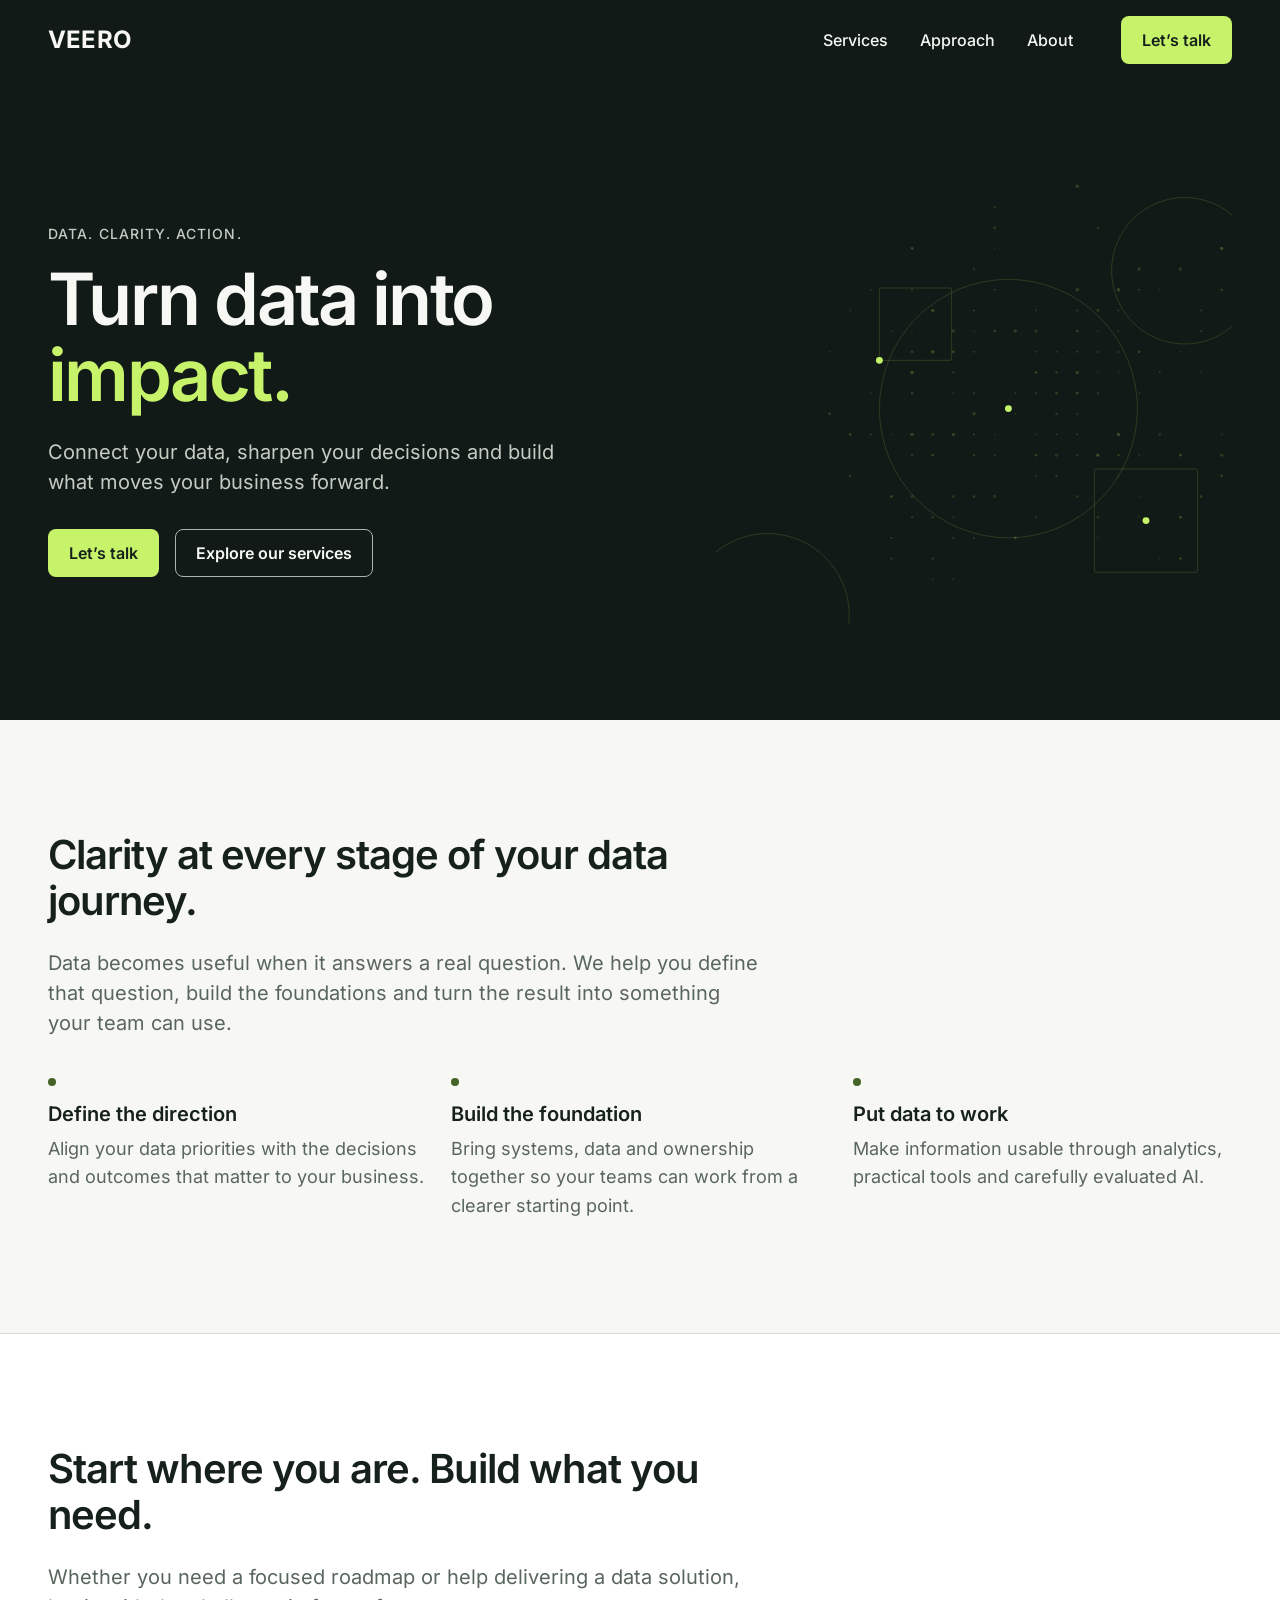
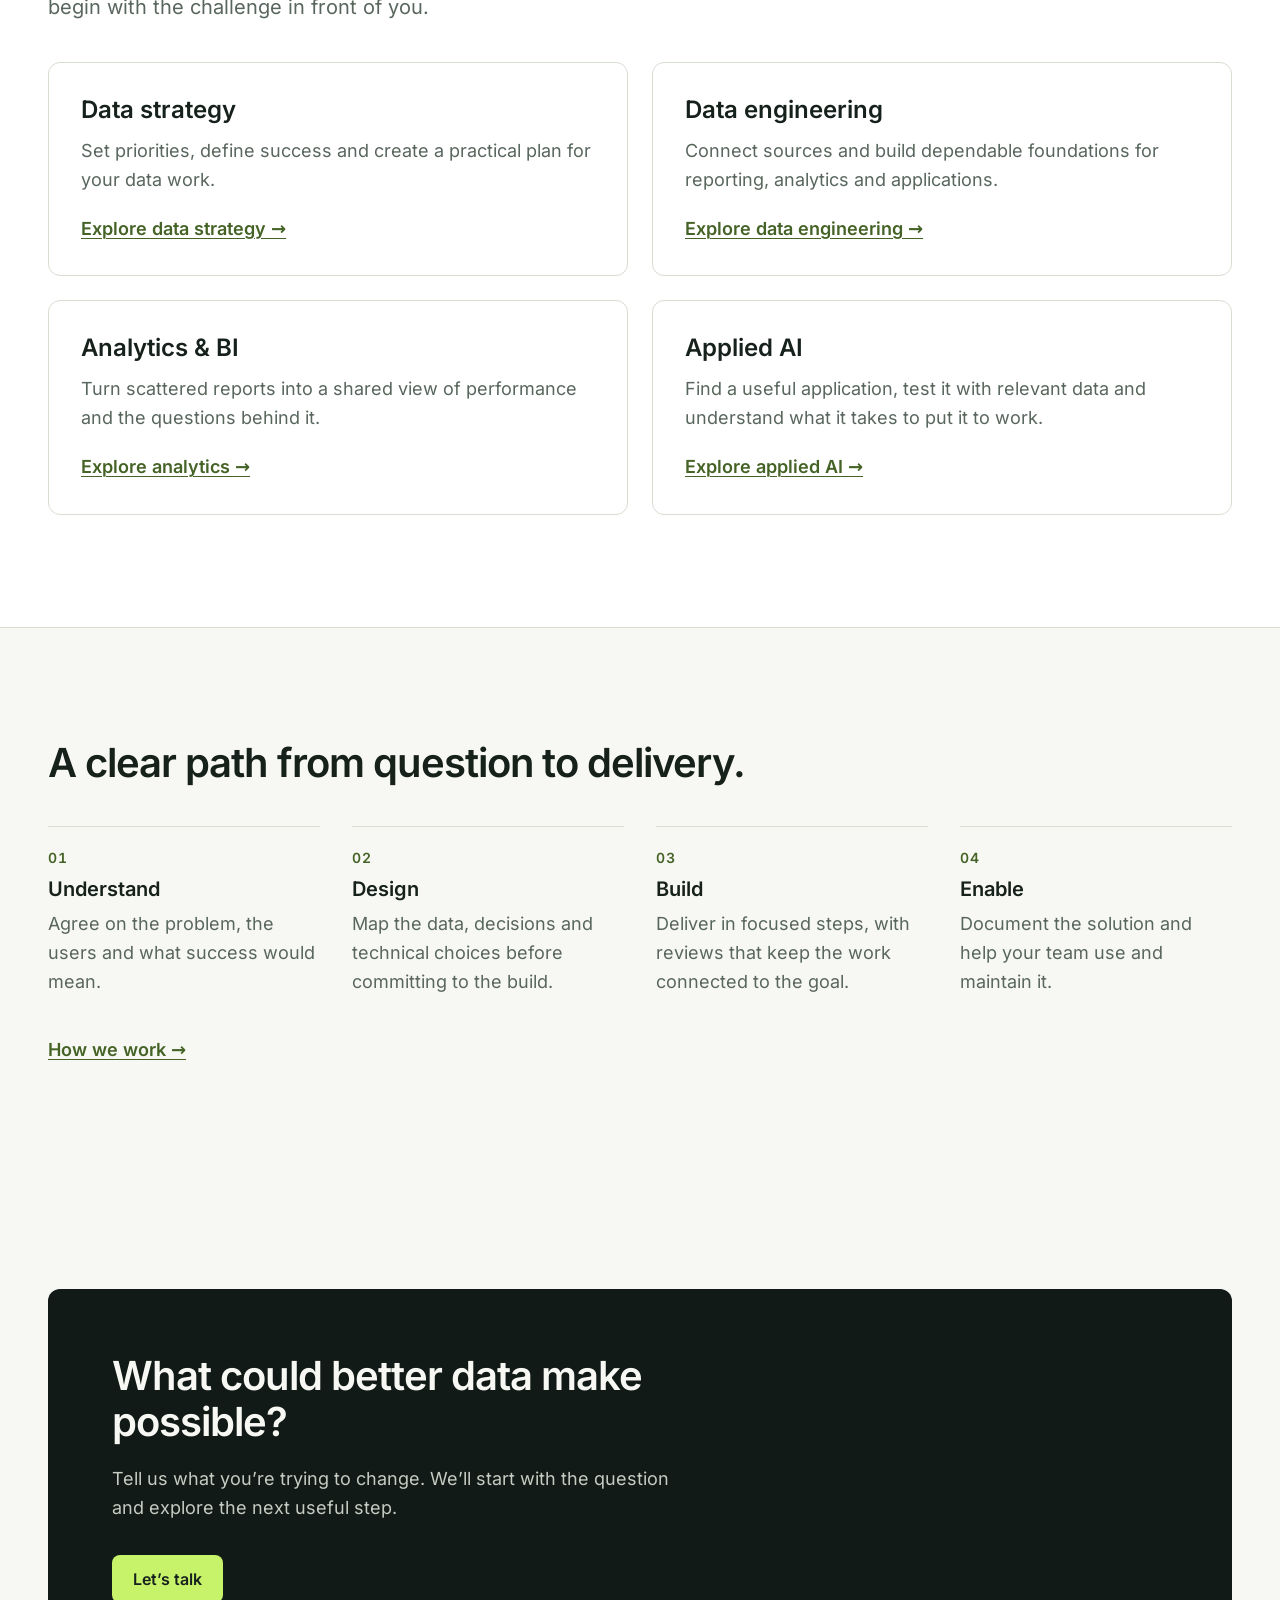
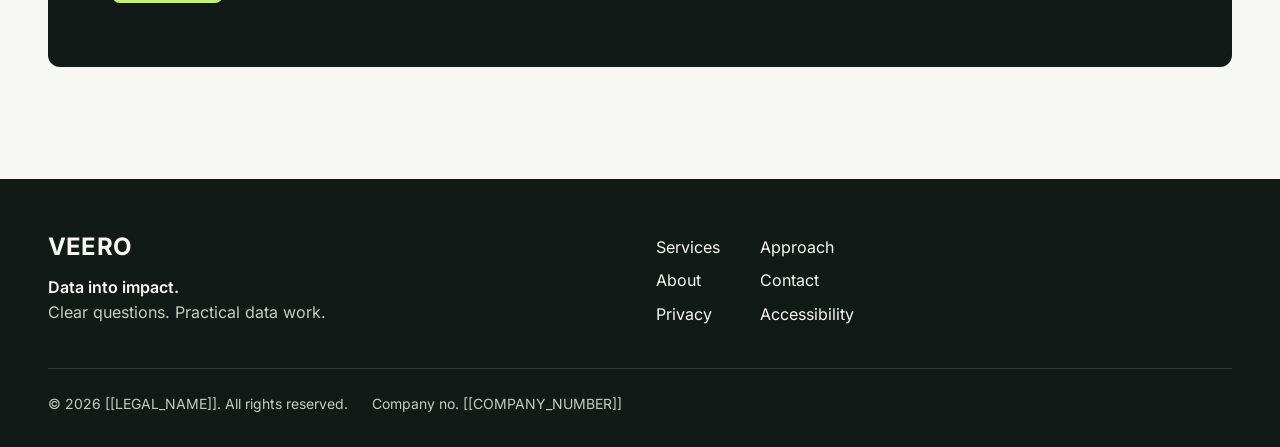
<file: index.html>
<!doctype html>
<html lang="en">
<head>
  <meta charset="utf-8">
  <meta name="viewport" content="width=device-width, initial-scale=1">
  <title>VEERO | Data strategy, engineering &amp; analytics</title>
  <meta name="description" content="Connect data work to better decisions. Explore VEERO&rsquo;s approach to data strategy, engineering, analytics and applied AI.">
  <!-- PRE-LAUNCH: remove this noindex (and the Disallow in robots.txt) once content is approved. -->
  <meta name="robots" content="noindex">
  <link rel="canonical" href="https://[[DOMAIN]]/">
  <meta property="og:type" content="website">
  <meta property="og:site_name" content="VEERO">
  <meta property="og:title" content="VEERO | Data strategy, engineering &amp; analytics">
  <meta property="og:description" content="Connect data work to better decisions. Explore VEERO&rsquo;s approach to data strategy, engineering, analytics and applied AI.">
  <meta property="og:url" content="https://[[DOMAIN]]/">
  <meta property="og:image" content="https://[[DOMAIN]]/assets/img/og-image.png">
  <meta property="og:image:width" content="1200">
  <meta property="og:image:height" content="630">
  <meta property="og:locale" content="en_US">
  <meta name="twitter:card" content="summary_large_image">
  <link rel="icon" href="/favicon.svg" type="image/svg+xml">
  <meta name="theme-color" content="#111a16">
  <link rel="preload" href="/assets/fonts/inter-latin-wght-normal.woff2" as="font" type="font/woff2" crossorigin>
  <link rel="stylesheet" href="/assets/css/styles.css">
  <script>document.documentElement.classList.add("js")</script>
</head>
<body>
  <a class="skip-link" href="#main">Skip to content</a>

  <header class="site-header on-dark">
    <div class="container header-inner">
      <a class="wordmark" href="/" aria-label="VEERO home">VEERO</a>
      <button class="menu-button" type="button" aria-expanded="false" aria-controls="site-nav">Menu</button>
      <nav id="site-nav" class="site-nav" aria-label="Main">
        <ul>
          <li><a href="/services/">Services</a></li>
          <li><a href="/approach/">Approach</a></li>
          <li><a href="/about/">About</a></li>
          <li><a class="button button-primary nav-cta" href="/contact/">Let&rsquo;s talk</a></li>
        </ul>
      </nav>
    </div>
  </header>

  <main id="main">
    <section class="hero on-dark">
      <div class="container hero-grid">
        <div>
          <p class="eyebrow">Data. Clarity. Action.</p>
          <h1>Turn data into <em>impact.</em></h1>
          <p class="lead">Connect your data, sharpen your decisions and build what moves your business forward.</p>
          <div class="actions">
            <a class="button button-primary" href="/contact/">Let&rsquo;s talk</a>
            <a class="button button-secondary" href="/services/">Explore our services</a>
          </div>
        </div>
        <figure class="hero-art">
          <img src="/assets/img/data-field-dark.svg" alt="" width="600" height="520">
        </figure>
      </div>
    </section>

    <section class="section">
      <div class="container">
        <div class="section-head">
          <h2>Clarity at every stage of your data journey.</h2>
          <p class="lead">Data becomes useful when it answers a real question. We help you define that question, build the foundations and turn the result into something your team can use.</p>
        </div>
        <ul class="grid grid-3">
          <li class="value"><span class="value-mark" aria-hidden="true"></span><h3>Define the direction</h3><p>Align your data priorities with the decisions and outcomes that matter to your business.</p></li>
          <li class="value"><span class="value-mark" aria-hidden="true"></span><h3>Build the foundation</h3><p>Bring systems, data and ownership together so your teams can work from a clearer starting point.</p></li>
          <li class="value"><span class="value-mark" aria-hidden="true"></span><h3>Put data to work</h3><p>Make information usable through analytics, practical tools and carefully evaluated AI.</p></li>
        </ul>
      </div>
    </section>

    <section class="section section-white section-rule">
      <div class="container">
        <div class="section-head">
          <h2>Start where you are. Build what you need.</h2>
          <p class="lead">Whether you need a focused roadmap or help delivering a data solution, begin with the challenge in front of you.</p>
        </div>
        <ul class="grid grid-2">
          <li class="card"><h3>Data strategy</h3><p>Set priorities, define success and create a practical plan for your data work.</p><a class="text-link" href="/services/data-strategy/">Explore data strategy</a></li>
          <li class="card"><h3>Data engineering</h3><p>Connect sources and build dependable foundations for reporting, analytics and applications.</p><a class="text-link" href="/services/data-engineering/">Explore data engineering</a></li>
          <li class="card"><h3>Analytics &amp; BI</h3><p>Turn scattered reports into a shared view of performance and the questions behind it.</p><a class="text-link" href="/services/analytics/">Explore analytics</a></li>
          <li class="card"><h3>Applied AI</h3><p>Find a useful application, test it with relevant data and understand what it takes to put it to work.</p><a class="text-link" href="/services/applied-ai/">Explore applied AI</a></li>
        </ul>
      </div>
    </section>

    <section class="section section-rule">
      <div class="container">
        <div class="section-head">
          <h2>A clear path from question to delivery.</h2>
        </div>
        <ol class="steps">
          <li><span class="step-num">01</span><h3>Understand</h3><p>Agree on the problem, the users and what success would mean.</p></li>
          <li><span class="step-num">02</span><h3>Design</h3><p>Map the data, decisions and technical choices before committing to the build.</p></li>
          <li><span class="step-num">03</span><h3>Build</h3><p>Deliver in focused steps, with reviews that keep the work connected to the goal.</p></li>
          <li><span class="step-num">04</span><h3>Enable</h3><p>Document the solution and help your team use and maintain it.</p></li>
        </ol>
        <p style="margin-block-start: 2.5rem"><a class="text-link" href="/approach/">How we work</a></p>
      </div>
    </section>

    <section class="section">
      <div class="container">
        <div class="cta-block on-dark">
          <h2>What could better data make possible?</h2>
          <p>Tell us what you&rsquo;re trying to change. We&rsquo;ll start with the question and explore the next useful step.</p>
          <div class="actions"><a class="button button-primary" href="/contact/">Let&rsquo;s talk</a></div>
        </div>
      </div>
    </section>
  </main>

  <footer class="site-footer on-dark">
    <div class="container">
      <div class="footer-grid">
        <div class="footer-brand">
          <a class="wordmark" href="/" aria-label="VEERO home">VEERO</a>
          <p class="brand-line">Data into impact.</p>
          <p>Clear questions. Practical data work.</p>
        </div>
        <nav class="footer-nav" aria-label="Footer">
          <ul>
            <li><a href="/services/">Services</a></li>
            <li><a href="/approach/">Approach</a></li>
            <li><a href="/about/">About</a></li>
            <li><a href="/contact/">Contact</a></li>
            <li><a href="/privacy/">Privacy</a></li>
            <li><a href="/accessibility/">Accessibility</a></li>
          </ul>
        </nav>
      </div>
      <div class="footer-legal">
        <p>&copy; 2026 [[LEGAL_NAME]]. All rights reserved.</p>
        <p>Company no. <span dir="ltr">[[COMPANY_NUMBER]]</span></p>
      </div>
    </div>
  </footer>

  <script src="/assets/js/menu.js" defer></script>
</body>
</html>
</file>
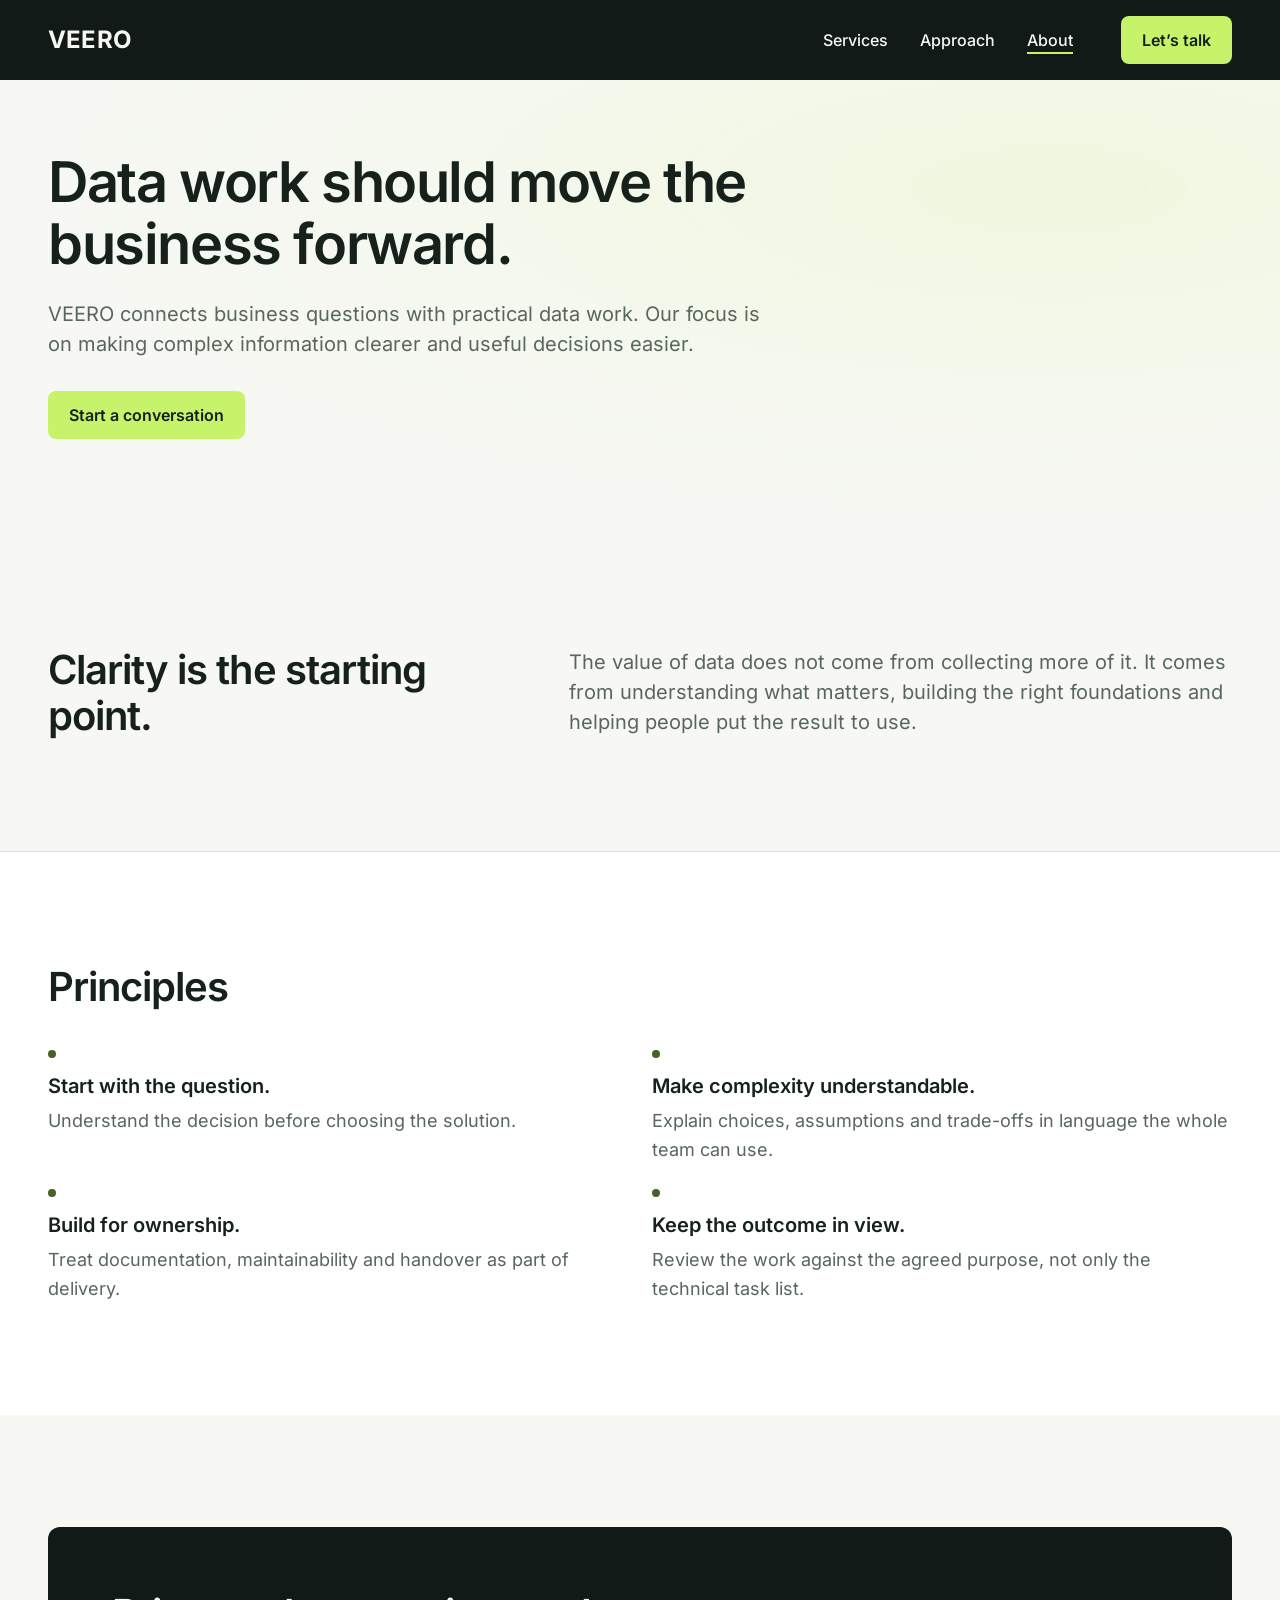
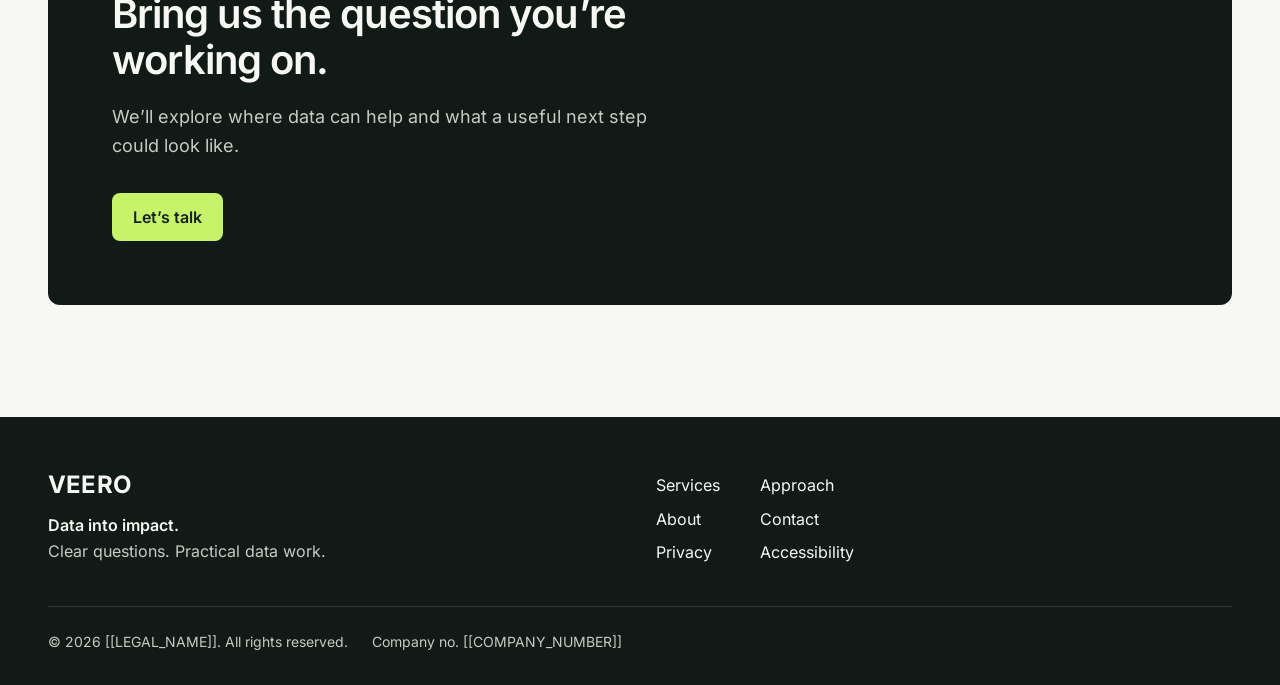
<file: about/index.html>
<!doctype html>
<html lang="en">
<head>
  <meta charset="utf-8">
  <meta name="viewport" content="width=device-width, initial-scale=1">
  <title>About VEERO | Data into impact</title>
  <meta name="description" content="Learn about VEERO&rsquo;s focus on clear questions, practical data foundations and solutions that people can use and maintain.">
  <!-- PRE-LAUNCH: remove this noindex (and the Disallow in robots.txt) once content is approved. -->
  <meta name="robots" content="noindex">
  <link rel="canonical" href="https://[[DOMAIN]]/about/">
  <meta property="og:type" content="website">
  <meta property="og:site_name" content="VEERO">
  <meta property="og:title" content="About VEERO | Data into impact">
  <meta property="og:description" content="Learn about VEERO&rsquo;s focus on clear questions, practical data foundations and solutions that people can use and maintain.">
  <meta property="og:url" content="https://[[DOMAIN]]/about/">
  <meta property="og:image" content="https://[[DOMAIN]]/assets/img/og-image.png">
  <meta property="og:image:width" content="1200">
  <meta property="og:image:height" content="630">
  <meta property="og:locale" content="en_US">
  <meta name="twitter:card" content="summary_large_image">
  <link rel="icon" href="/favicon.svg" type="image/svg+xml">
  <meta name="theme-color" content="#111a16">
  <link rel="preload" href="/assets/fonts/inter-latin-wght-normal.woff2" as="font" type="font/woff2" crossorigin>
  <link rel="stylesheet" href="/assets/css/styles.css">
  <script>document.documentElement.classList.add("js")</script>
</head>
<body>
  <a class="skip-link" href="#main">Skip to content</a>

  <header class="site-header on-dark">
    <div class="container header-inner">
      <a class="wordmark" href="/" aria-label="VEERO home">VEERO</a>
      <button class="menu-button" type="button" aria-expanded="false" aria-controls="site-nav">Menu</button>
      <nav id="site-nav" class="site-nav" aria-label="Main">
        <ul>
          <li><a href="/services/">Services</a></li>
          <li><a href="/approach/">Approach</a></li>
          <li><a href="/about/" aria-current="page">About</a></li>
          <li><a class="button button-primary nav-cta" href="/contact/">Let&rsquo;s talk</a></li>
        </ul>
      </nav>
    </div>
  </header>

  <main id="main">
    <section class="page-intro">
      <div class="container">
        <h1>Data work should move the business forward.</h1>
        <p class="lead">VEERO connects business questions with practical data work. Our focus is on making complex information clearer and useful decisions easier.</p>
        <div class="actions"><a class="button button-primary" href="/contact/">Start a conversation</a></div>
      </div>
    </section>

    <section class="section">
      <div class="container split">
        <h2>Clarity is the starting point.</h2>
        <p class="lead">The value of data does not come from collecting more of it. It comes from understanding what matters, building the right foundations and helping people put the result to use.</p>
      </div>
    </section>

    <section class="section section-white section-rule">
      <div class="container">
        <div class="section-head"><h2>Principles</h2></div>
        <ul class="grid grid-2">
          <li class="value"><span class="value-mark" aria-hidden="true"></span><h3>Start with the question.</h3><p>Understand the decision before choosing the solution.</p></li>
          <li class="value"><span class="value-mark" aria-hidden="true"></span><h3>Make complexity understandable.</h3><p>Explain choices, assumptions and trade-offs in language the whole team can use.</p></li>
          <li class="value"><span class="value-mark" aria-hidden="true"></span><h3>Build for ownership.</h3><p>Treat documentation, maintainability and handover as part of delivery.</p></li>
          <li class="value"><span class="value-mark" aria-hidden="true"></span><h3>Keep the outcome in view.</h3><p>Review the work against the agreed purpose, not only the technical task list.</p></li>
        </ul>
      </div>
    </section>

    <!-- Team module: add only with real names, roles, approved bios and licensed portraits (brand book p.26). -->

    <section class="section">
      <div class="container">
        <div class="cta-block on-dark">
          <h2>Bring us the question you&rsquo;re working on.</h2>
          <p>We&rsquo;ll explore where data can help and what a useful next step could look like.</p>
          <div class="actions"><a class="button button-primary" href="/contact/">Let&rsquo;s talk</a></div>
        </div>
      </div>
    </section>
  </main>

  <footer class="site-footer on-dark">
    <div class="container">
      <div class="footer-grid">
        <div class="footer-brand">
          <a class="wordmark" href="/" aria-label="VEERO home">VEERO</a>
          <p class="brand-line">Data into impact.</p>
          <p>Clear questions. Practical data work.</p>
        </div>
        <nav class="footer-nav" aria-label="Footer">
          <ul>
            <li><a href="/services/">Services</a></li>
            <li><a href="/approach/">Approach</a></li>
            <li><a href="/about/">About</a></li>
            <li><a href="/contact/">Contact</a></li>
            <li><a href="/privacy/">Privacy</a></li>
            <li><a href="/accessibility/">Accessibility</a></li>
          </ul>
        </nav>
      </div>
      <div class="footer-legal">
        <p>&copy; 2026 [[LEGAL_NAME]]. All rights reserved.</p>
        <p>Company no. <span dir="ltr">[[COMPANY_NUMBER]]</span></p>
      </div>
    </div>
  </footer>

  <script src="/assets/js/menu.js" defer></script>
</body>
</html>
</file>
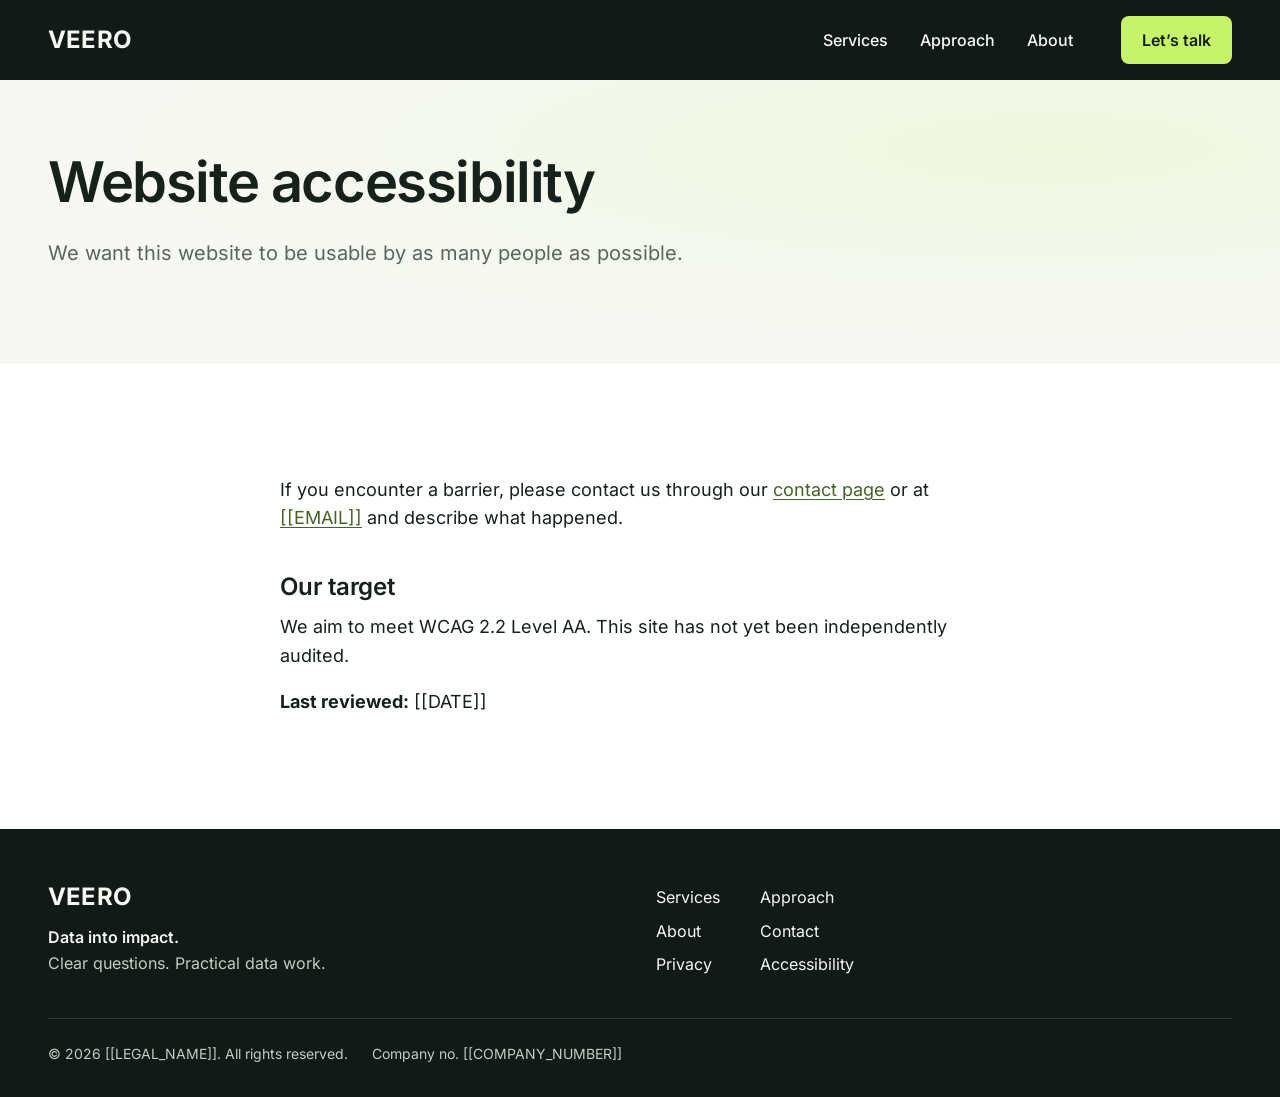
<file: accessibility/index.html>
<!doctype html>
<html lang="en">
<head>
  <meta charset="utf-8">
  <meta name="viewport" content="width=device-width, initial-scale=1">
  <title>Accessibility | VEERO</title>
  <meta name="description" content="VEERO&rsquo;s accessibility statement and how to report a barrier on this website.">
  <!-- PRE-LAUNCH: remove this noindex (and the Disallow in robots.txt) once content is approved. -->
  <meta name="robots" content="noindex">
  <link rel="canonical" href="https://[[DOMAIN]]/accessibility/">
  <meta property="og:type" content="website">
  <meta property="og:site_name" content="VEERO">
  <meta property="og:title" content="Accessibility | VEERO">
  <meta property="og:description" content="VEERO&rsquo;s accessibility statement and how to report a barrier on this website.">
  <meta property="og:url" content="https://[[DOMAIN]]/accessibility/">
  <meta property="og:image" content="https://[[DOMAIN]]/assets/img/og-image.png">
  <meta property="og:image:width" content="1200">
  <meta property="og:image:height" content="630">
  <meta property="og:locale" content="en_US">
  <meta name="twitter:card" content="summary_large_image">
  <link rel="icon" href="/favicon.svg" type="image/svg+xml">
  <meta name="theme-color" content="#111a16">
  <link rel="preload" href="/assets/fonts/inter-latin-wght-normal.woff2" as="font" type="font/woff2" crossorigin>
  <link rel="stylesheet" href="/assets/css/styles.css">
  <script>document.documentElement.classList.add("js")</script>
</head>
<body>
  <a class="skip-link" href="#main">Skip to content</a>

  <header class="site-header on-dark">
    <div class="container header-inner">
      <a class="wordmark" href="/" aria-label="VEERO home">VEERO</a>
      <button class="menu-button" type="button" aria-expanded="false" aria-controls="site-nav">Menu</button>
      <nav id="site-nav" class="site-nav" aria-label="Main">
        <ul>
          <li><a href="/services/">Services</a></li>
          <li><a href="/approach/">Approach</a></li>
          <li><a href="/about/">About</a></li>
          <li><a class="button button-primary nav-cta" href="/contact/">Let&rsquo;s talk</a></li>
        </ul>
      </nav>
    </div>
  </header>

  <main id="main">
    <section class="page-intro">
      <div class="container">
        <h1>Website accessibility</h1>
        <p class="lead">We want this website to be usable by as many people as possible.</p>
      </div>
    </section>

    <section class="section section-white">
      <div class="container prose">
        <!-- DRAFT: add review date, audit scope, known limitations and remediation status once an audit is done.
             Do not claim full conformance without evidence (brand book p.31). -->
        <p>If you encounter a barrier, please contact us through our <a href="/contact/">contact page</a> or at <a href="mailto:[[EMAIL]]">[[EMAIL]]</a> and describe what happened.</p>
        <h2>Our target</h2>
        <p>We aim to meet WCAG 2.2 Level AA. This site has not yet been independently audited.</p>
        <p><strong>Last reviewed:</strong> [[DATE]]</p>
      </div>
    </section>
  </main>

  <footer class="site-footer on-dark">
    <div class="container">
      <div class="footer-grid">
        <div class="footer-brand">
          <a class="wordmark" href="/" aria-label="VEERO home">VEERO</a>
          <p class="brand-line">Data into impact.</p>
          <p>Clear questions. Practical data work.</p>
        </div>
        <nav class="footer-nav" aria-label="Footer">
          <ul>
            <li><a href="/services/">Services</a></li>
            <li><a href="/approach/">Approach</a></li>
            <li><a href="/about/">About</a></li>
            <li><a href="/contact/">Contact</a></li>
            <li><a href="/privacy/">Privacy</a></li>
            <li><a href="/accessibility/">Accessibility</a></li>
          </ul>
        </nav>
      </div>
      <div class="footer-legal">
        <p>&copy; 2026 [[LEGAL_NAME]]. All rights reserved.</p>
        <p>Company no. <span dir="ltr">[[COMPANY_NUMBER]]</span></p>
      </div>
    </div>
  </footer>

  <script src="/assets/js/menu.js" defer></script>
</body>
</html>
</file>
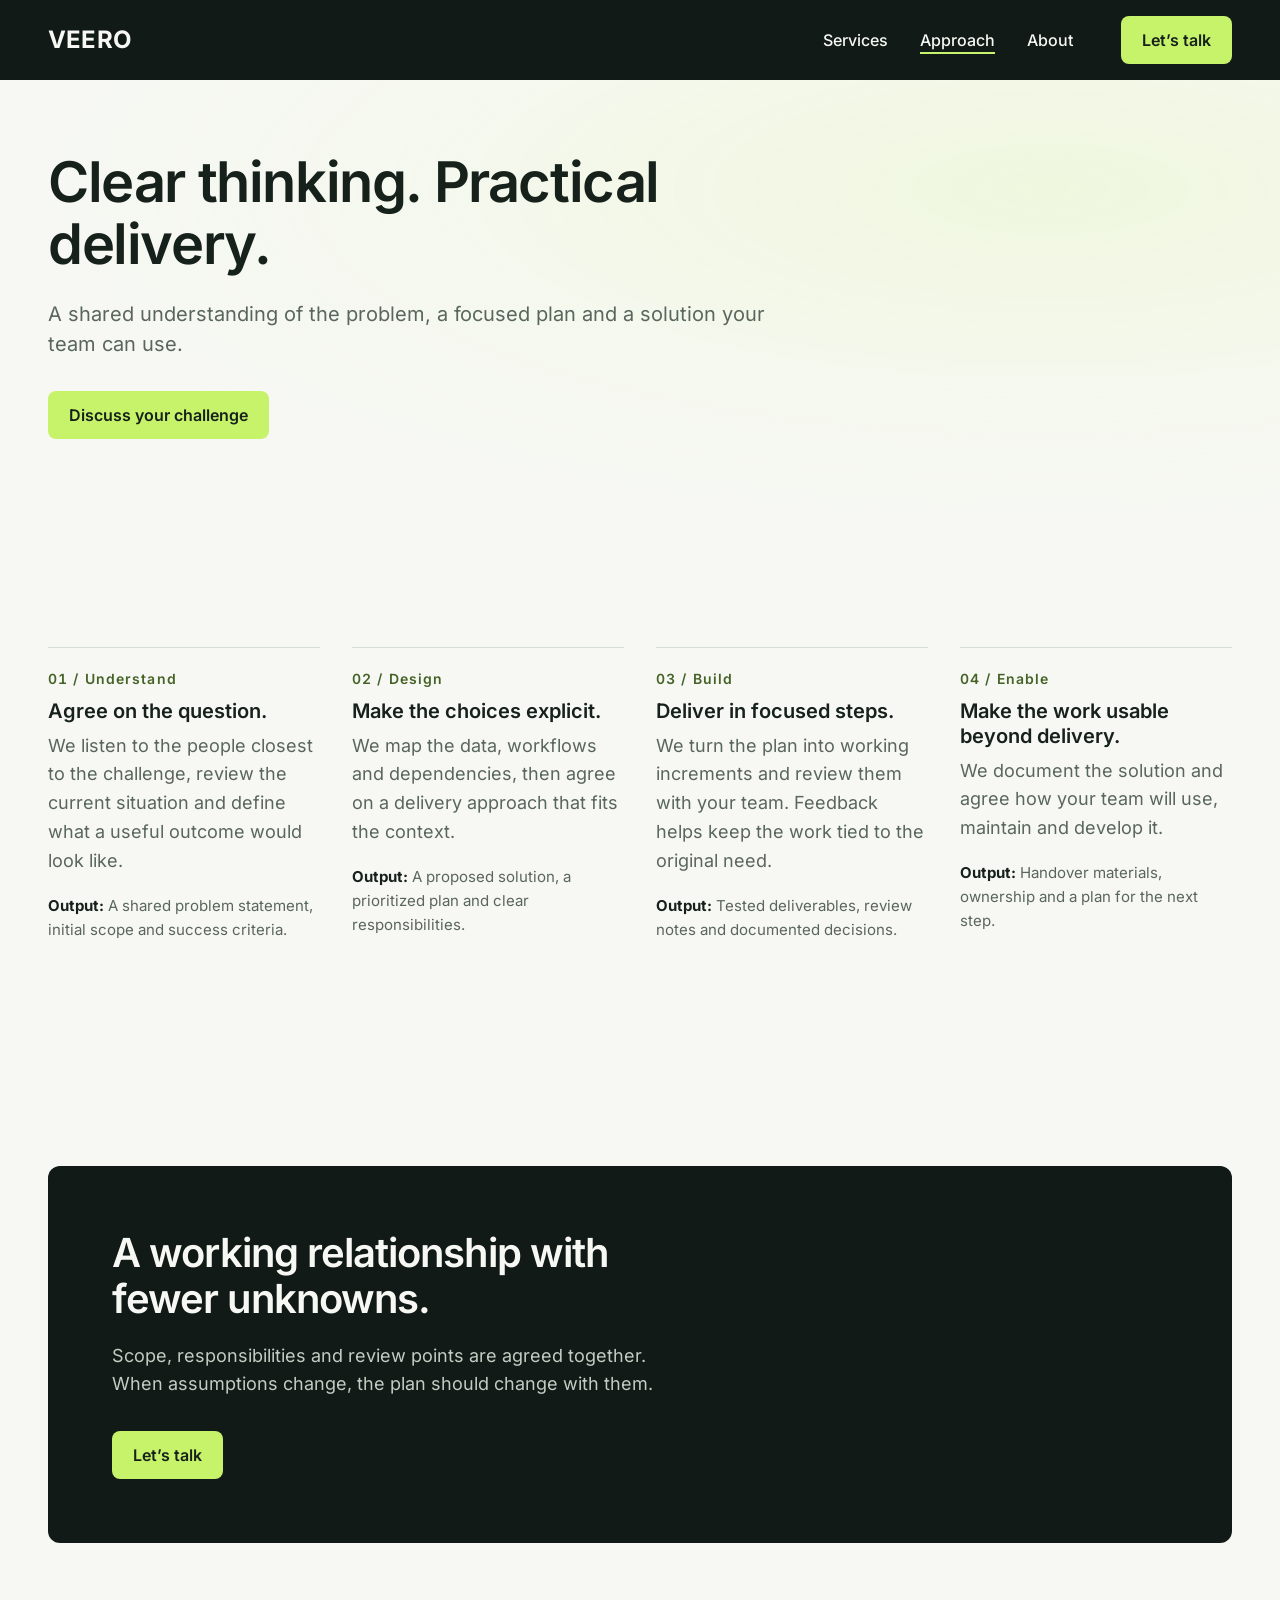
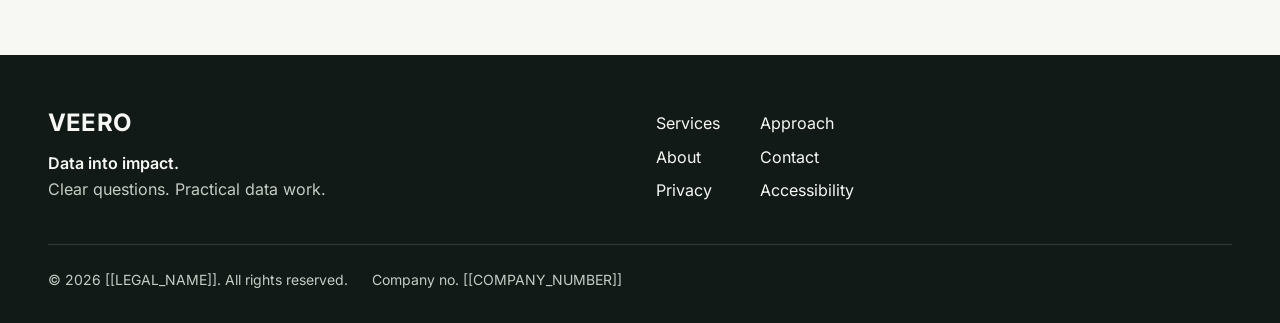
<file: approach/index.html>
<!doctype html>
<html lang="en">
<head>
  <meta charset="utf-8">
  <meta name="viewport" content="width=device-width, initial-scale=1">
  <title>How we work | VEERO</title>
  <meta name="description" content="Understand VEERO&rsquo;s approach to defining the problem, designing the solution, delivering in focused steps and enabling your team.">
  <!-- PRE-LAUNCH: remove this noindex (and the Disallow in robots.txt) once content is approved. -->
  <meta name="robots" content="noindex">
  <link rel="canonical" href="https://[[DOMAIN]]/approach/">
  <meta property="og:type" content="website">
  <meta property="og:site_name" content="VEERO">
  <meta property="og:title" content="How we work | VEERO">
  <meta property="og:description" content="Understand VEERO&rsquo;s approach to defining the problem, designing the solution, delivering in focused steps and enabling your team.">
  <meta property="og:url" content="https://[[DOMAIN]]/approach/">
  <meta property="og:image" content="https://[[DOMAIN]]/assets/img/og-image.png">
  <meta property="og:image:width" content="1200">
  <meta property="og:image:height" content="630">
  <meta property="og:locale" content="en_US">
  <meta name="twitter:card" content="summary_large_image">
  <link rel="icon" href="/favicon.svg" type="image/svg+xml">
  <meta name="theme-color" content="#111a16">
  <link rel="preload" href="/assets/fonts/inter-latin-wght-normal.woff2" as="font" type="font/woff2" crossorigin>
  <link rel="stylesheet" href="/assets/css/styles.css">
  <script>document.documentElement.classList.add("js")</script>
</head>
<body>
  <a class="skip-link" href="#main">Skip to content</a>

  <header class="site-header on-dark">
    <div class="container header-inner">
      <a class="wordmark" href="/" aria-label="VEERO home">VEERO</a>
      <button class="menu-button" type="button" aria-expanded="false" aria-controls="site-nav">Menu</button>
      <nav id="site-nav" class="site-nav" aria-label="Main">
        <ul>
          <li><a href="/services/">Services</a></li>
          <li><a href="/approach/" aria-current="page">Approach</a></li>
          <li><a href="/about/">About</a></li>
          <li><a class="button button-primary nav-cta" href="/contact/">Let&rsquo;s talk</a></li>
        </ul>
      </nav>
    </div>
  </header>

  <main id="main">
    <section class="page-intro">
      <div class="container">
        <h1>Clear thinking. Practical delivery.</h1>
        <p class="lead">A shared understanding of the problem, a focused plan and a solution your team can use.</p>
        <div class="actions"><a class="button button-primary" href="/contact/">Discuss your challenge</a></div>
      </div>
    </section>

    <section class="section">
      <div class="container">
        <ol class="steps">
          <li><span class="step-num">01 / Understand</span><h3>Agree on the question.</h3><p>We listen to the people closest to the challenge, review the current situation and define what a useful outcome would look like.</p><p class="step-output"><strong>Output:</strong> A shared problem statement, initial scope and success criteria.</p></li>
          <li><span class="step-num">02 / Design</span><h3>Make the choices explicit.</h3><p>We map the data, workflows and dependencies, then agree on a delivery approach that fits the context.</p><p class="step-output"><strong>Output:</strong> A proposed solution, a prioritized plan and clear responsibilities.</p></li>
          <li><span class="step-num">03 / Build</span><h3>Deliver in focused steps.</h3><p>We turn the plan into working increments and review them with your team. Feedback helps keep the work tied to the original need.</p><p class="step-output"><strong>Output:</strong> Tested deliverables, review notes and documented decisions.</p></li>
          <li><span class="step-num">04 / Enable</span><h3>Make the work usable beyond delivery.</h3><p>We document the solution and agree how your team will use, maintain and develop it.</p><p class="step-output"><strong>Output:</strong> Handover materials, ownership and a plan for the next step.</p></li>
        </ol>
      </div>
    </section>

    <section class="section">
      <div class="container">
        <div class="cta-block on-dark">
          <h2>A working relationship with fewer unknowns.</h2>
          <p>Scope, responsibilities and review points are agreed together. When assumptions change, the plan should change with them.</p>
          <div class="actions"><a class="button button-primary" href="/contact/">Let&rsquo;s talk</a></div>
        </div>
      </div>
    </section>
  </main>

  <footer class="site-footer on-dark">
    <div class="container">
      <div class="footer-grid">
        <div class="footer-brand">
          <a class="wordmark" href="/" aria-label="VEERO home">VEERO</a>
          <p class="brand-line">Data into impact.</p>
          <p>Clear questions. Practical data work.</p>
        </div>
        <nav class="footer-nav" aria-label="Footer">
          <ul>
            <li><a href="/services/">Services</a></li>
            <li><a href="/approach/">Approach</a></li>
            <li><a href="/about/">About</a></li>
            <li><a href="/contact/">Contact</a></li>
            <li><a href="/privacy/">Privacy</a></li>
            <li><a href="/accessibility/">Accessibility</a></li>
          </ul>
        </nav>
      </div>
      <div class="footer-legal">
        <p>&copy; 2026 [[LEGAL_NAME]]. All rights reserved.</p>
        <p>Company no. <span dir="ltr">[[COMPANY_NUMBER]]</span></p>
      </div>
    </div>
  </footer>

  <script src="/assets/js/menu.js" defer></script>
</body>
</html>
</file>
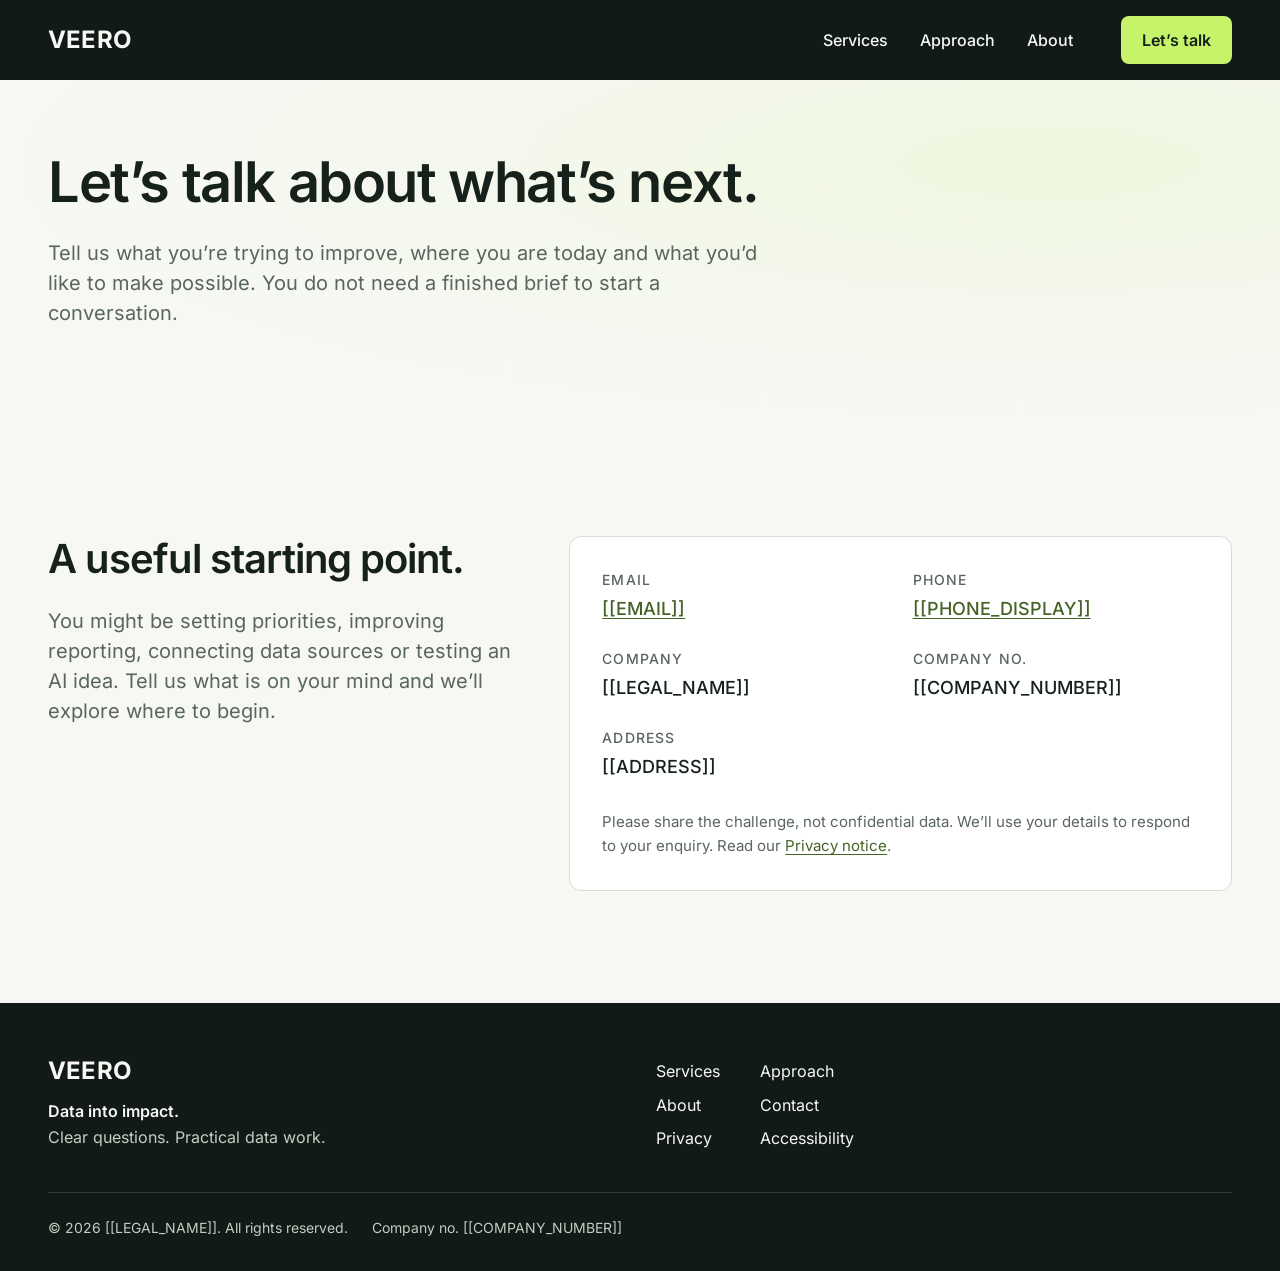
<file: contact/index.html>
<!doctype html>
<html lang="en">
<head>
  <meta charset="utf-8">
  <meta name="viewport" content="width=device-width, initial-scale=1">
  <title>Contact VEERO | Let&rsquo;s talk</title>
  <meta name="description" content="Tell VEERO about your data challenge and explore a useful next step in strategy, engineering, analytics or applied AI.">
  <!-- PRE-LAUNCH: remove this noindex (and the Disallow in robots.txt) once content is approved. -->
  <meta name="robots" content="noindex">
  <link rel="canonical" href="https://[[DOMAIN]]/contact/">
  <meta property="og:type" content="website">
  <meta property="og:site_name" content="VEERO">
  <meta property="og:title" content="Contact VEERO | Let&rsquo;s talk">
  <meta property="og:description" content="Tell VEERO about your data challenge and explore a useful next step in strategy, engineering, analytics or applied AI.">
  <meta property="og:url" content="https://[[DOMAIN]]/contact/">
  <meta property="og:image" content="https://[[DOMAIN]]/assets/img/og-image.png">
  <meta property="og:image:width" content="1200">
  <meta property="og:image:height" content="630">
  <meta property="og:locale" content="en_US">
  <meta name="twitter:card" content="summary_large_image">
  <link rel="icon" href="/favicon.svg" type="image/svg+xml">
  <meta name="theme-color" content="#111a16">
  <link rel="preload" href="/assets/fonts/inter-latin-wght-normal.woff2" as="font" type="font/woff2" crossorigin>
  <link rel="stylesheet" href="/assets/css/styles.css">
  <script>document.documentElement.classList.add("js")</script>
</head>
<body>
  <a class="skip-link" href="#main">Skip to content</a>

  <header class="site-header on-dark">
    <div class="container header-inner">
      <a class="wordmark" href="/" aria-label="VEERO home">VEERO</a>
      <button class="menu-button" type="button" aria-expanded="false" aria-controls="site-nav">Menu</button>
      <nav id="site-nav" class="site-nav" aria-label="Main">
        <ul>
          <li><a href="/services/">Services</a></li>
          <li><a href="/approach/">Approach</a></li>
          <li><a href="/about/">About</a></li>
          <li><a class="button button-primary nav-cta" href="/contact/" aria-current="page">Let&rsquo;s talk</a></li>
        </ul>
      </nav>
    </div>
  </header>

  <main id="main">
    <section class="page-intro">
      <div class="container">
        <h1>Let&rsquo;s talk about what&rsquo;s next.</h1>
        <p class="lead">Tell us what you&rsquo;re trying to improve, where you are today and what you&rsquo;d like to make possible. You do not need a finished brief to start a conversation.</p>
      </div>
    </section>

    <section class="section">
      <div class="container split">
        <div>
          <h2>A useful starting point.</h2>
          <p class="lead" style="margin-block-start: 24px">You might be setting priorities, improving reporting, connecting data sources or testing an AI idea. Tell us what is on your mind and we&rsquo;ll explore where to begin.</p>
        </div>
        <div class="card">
          <dl class="contact-list">
            <div><dt>Email</dt><dd><a href="mailto:[[EMAIL]]">[[EMAIL]]</a></dd></div>
            <div><dt>Phone</dt><dd><a href="tel:[[PHONE_INTERNATIONAL]]" dir="ltr">[[PHONE_DISPLAY]]</a></dd></div>
            <div><dt>Company</dt><dd>[[LEGAL_NAME]]</dd></div>
            <div><dt>Company no.</dt><dd dir="ltr">[[COMPANY_NUMBER]]</dd></div>
            <div><dt>Address</dt><dd><address>[[ADDRESS]]</address></dd></div>
          </dl>
          <p style="margin-block-start: 1rem; font-size: 0.9375rem">Please share the challenge, not confidential data. We&rsquo;ll use your details to respond to your enquiry. Read our <a href="/privacy/">Privacy notice</a>.</p>
        </div>
      </div>
    </section>
  </main>

  <footer class="site-footer on-dark">
    <div class="container">
      <div class="footer-grid">
        <div class="footer-brand">
          <a class="wordmark" href="/" aria-label="VEERO home">VEERO</a>
          <p class="brand-line">Data into impact.</p>
          <p>Clear questions. Practical data work.</p>
        </div>
        <nav class="footer-nav" aria-label="Footer">
          <ul>
            <li><a href="/services/">Services</a></li>
            <li><a href="/approach/">Approach</a></li>
            <li><a href="/about/">About</a></li>
            <li><a href="/contact/">Contact</a></li>
            <li><a href="/privacy/">Privacy</a></li>
            <li><a href="/accessibility/">Accessibility</a></li>
          </ul>
        </nav>
      </div>
      <div class="footer-legal">
        <p>&copy; 2026 [[LEGAL_NAME]]. All rights reserved.</p>
        <p>Company no. <span dir="ltr">[[COMPANY_NUMBER]]</span></p>
      </div>
    </div>
  </footer>

  <script src="/assets/js/menu.js" defer></script>
</body>
</html>
</file>
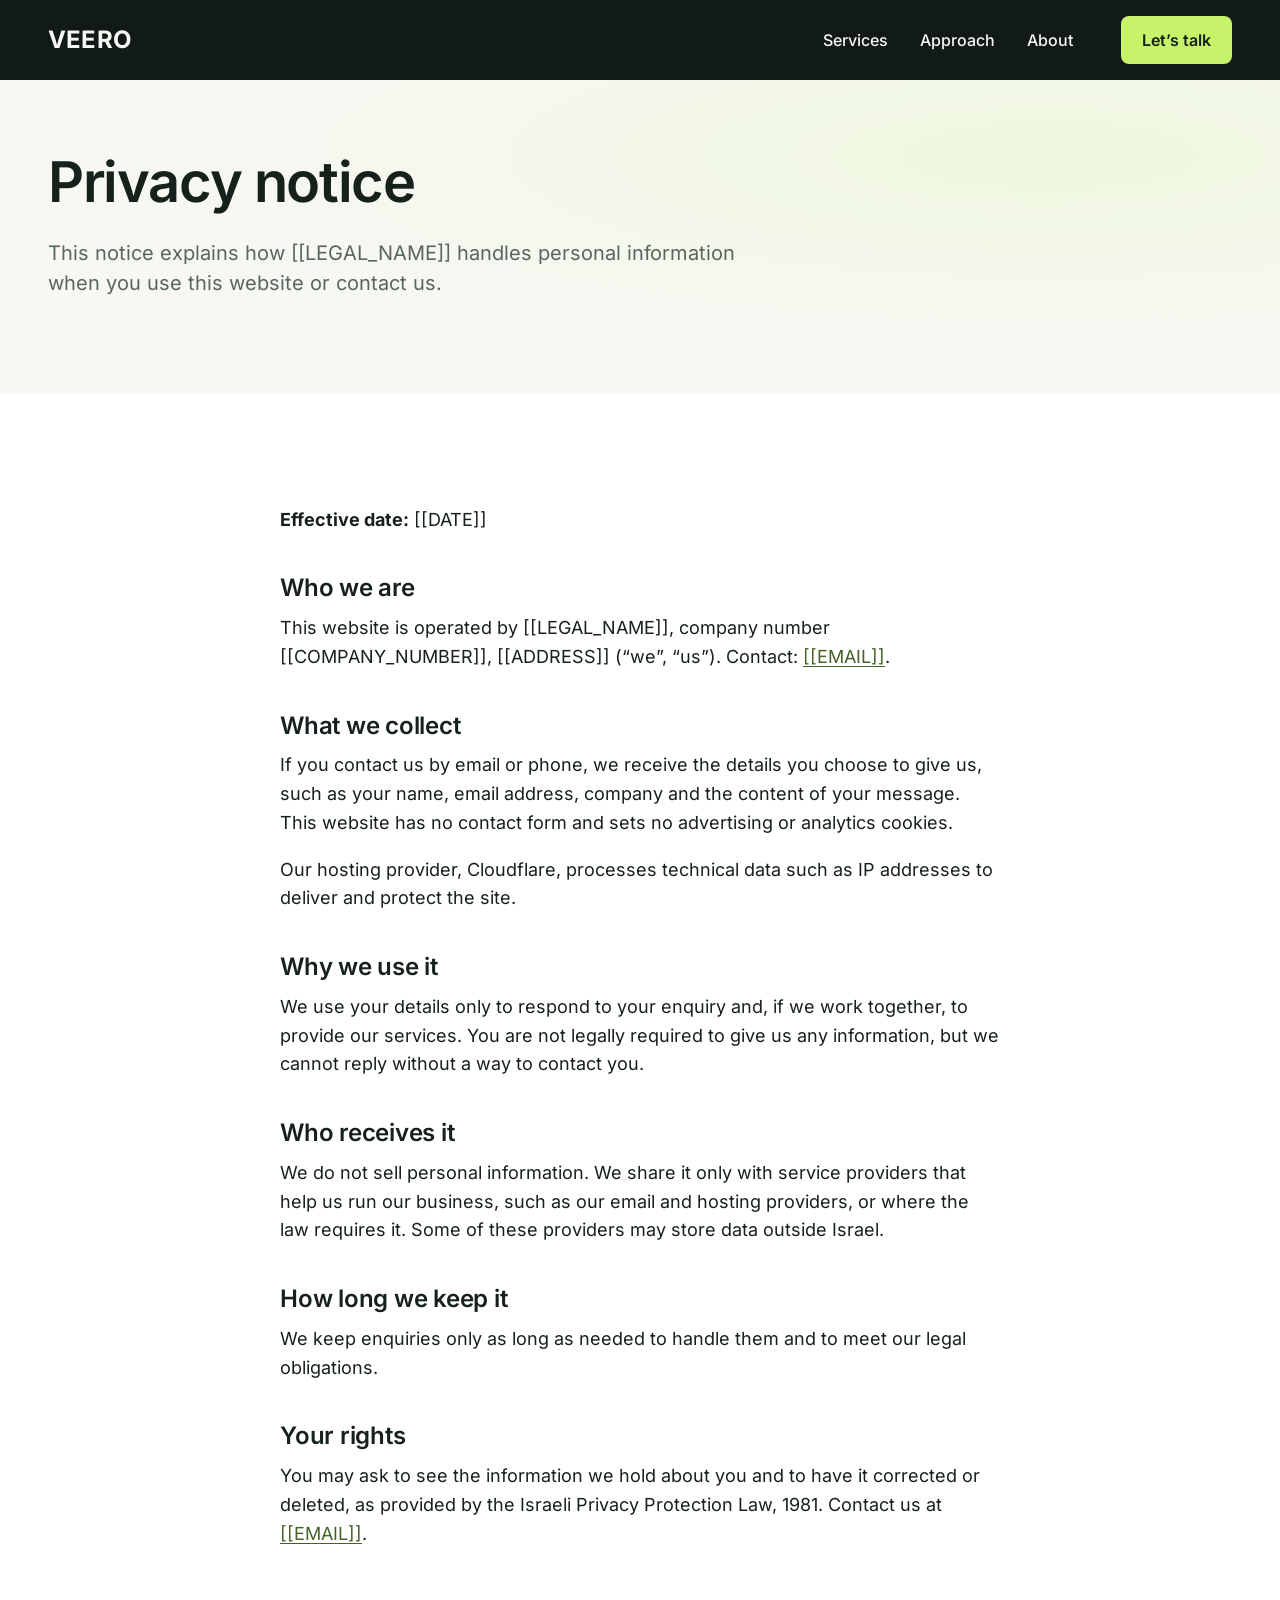
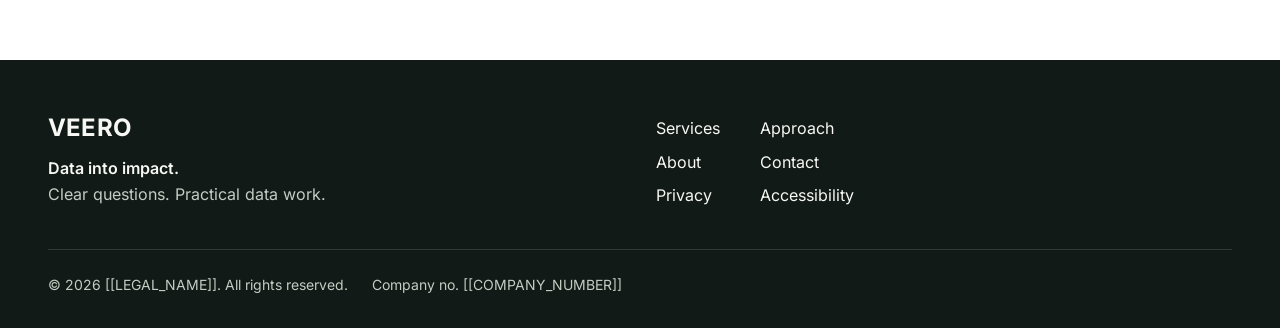
<file: privacy/index.html>
<!doctype html>
<html lang="en">
<head>
  <meta charset="utf-8">
  <meta name="viewport" content="width=device-width, initial-scale=1">
  <title>Privacy notice | VEERO</title>
  <meta name="description" content="How [[LEGAL_NAME]] handles personal information when you use this website or contact us.">
  <!-- PRE-LAUNCH: remove this noindex (and the Disallow in robots.txt) once content is approved. -->
  <meta name="robots" content="noindex">
  <link rel="canonical" href="https://[[DOMAIN]]/privacy/">
  <meta property="og:type" content="website">
  <meta property="og:site_name" content="VEERO">
  <meta property="og:title" content="Privacy notice | VEERO">
  <meta property="og:description" content="How [[LEGAL_NAME]] handles personal information when you use this website or contact us.">
  <meta property="og:url" content="https://[[DOMAIN]]/privacy/">
  <meta property="og:image" content="https://[[DOMAIN]]/assets/img/og-image.png">
  <meta property="og:image:width" content="1200">
  <meta property="og:image:height" content="630">
  <meta property="og:locale" content="en_US">
  <meta name="twitter:card" content="summary_large_image">
  <link rel="icon" href="/favicon.svg" type="image/svg+xml">
  <meta name="theme-color" content="#111a16">
  <link rel="preload" href="/assets/fonts/inter-latin-wght-normal.woff2" as="font" type="font/woff2" crossorigin>
  <link rel="stylesheet" href="/assets/css/styles.css">
  <script>document.documentElement.classList.add("js")</script>
</head>
<body>
  <a class="skip-link" href="#main">Skip to content</a>

  <header class="site-header on-dark">
    <div class="container header-inner">
      <a class="wordmark" href="/" aria-label="VEERO home">VEERO</a>
      <button class="menu-button" type="button" aria-expanded="false" aria-controls="site-nav">Menu</button>
      <nav id="site-nav" class="site-nav" aria-label="Main">
        <ul>
          <li><a href="/services/">Services</a></li>
          <li><a href="/approach/">Approach</a></li>
          <li><a href="/about/">About</a></li>
          <li><a class="button button-primary nav-cta" href="/contact/">Let&rsquo;s talk</a></li>
        </ul>
      </nav>
    </div>
  </header>

  <main id="main">
    <section class="page-intro">
      <div class="container">
        <h1>Privacy notice</h1>
        <p class="lead">This notice explains how [[LEGAL_NAME]] handles personal information when you use this website or contact us.</p>
      </div>
    </section>

    <section class="section section-white">
      <div class="container prose">
        <!-- DRAFT: launch-blocking. Must be reviewed and match actual practice before going live
             (Israeli Privacy Protection Law, incl. Amendment 13). Do not edit without the owners' approval. -->
        <p><strong>Effective date:</strong> [[DATE]]</p>

        <h2>Who we are</h2>
        <p>This website is operated by [[LEGAL_NAME]], company number <span dir="ltr">[[COMPANY_NUMBER]]</span>, [[ADDRESS]] (&ldquo;we&rdquo;, &ldquo;us&rdquo;). Contact: <a href="mailto:[[EMAIL]]">[[EMAIL]]</a>.</p>

        <h2>What we collect</h2>
        <p>If you contact us by email or phone, we receive the details you choose to give us, such as your name, email address, company and the content of your message. This website has no contact form and sets no advertising or analytics cookies.</p>
        <p>Our hosting provider, Cloudflare, processes technical data such as IP addresses to deliver and protect the site.</p>

        <h2>Why we use it</h2>
        <p>We use your details only to respond to your enquiry and, if we work together, to provide our services. You are not legally required to give us any information, but we cannot reply without a way to contact you.</p>

        <h2>Who receives it</h2>
        <p>We do not sell personal information. We share it only with service providers that help us run our business, such as our email and hosting providers, or where the law requires it. Some of these providers may store data outside Israel.</p>

        <h2>How long we keep it</h2>
        <p>We keep enquiries only as long as needed to handle them and to meet our legal obligations.</p>

        <h2>Your rights</h2>
        <p>You may ask to see the information we hold about you and to have it corrected or deleted, as provided by the Israeli Privacy Protection Law, 1981. Contact us at <a href="mailto:[[EMAIL]]">[[EMAIL]]</a>.</p>
      </div>
    </section>
  </main>

  <footer class="site-footer on-dark">
    <div class="container">
      <div class="footer-grid">
        <div class="footer-brand">
          <a class="wordmark" href="/" aria-label="VEERO home">VEERO</a>
          <p class="brand-line">Data into impact.</p>
          <p>Clear questions. Practical data work.</p>
        </div>
        <nav class="footer-nav" aria-label="Footer">
          <ul>
            <li><a href="/services/">Services</a></li>
            <li><a href="/approach/">Approach</a></li>
            <li><a href="/about/">About</a></li>
            <li><a href="/contact/">Contact</a></li>
            <li><a href="/privacy/">Privacy</a></li>
            <li><a href="/accessibility/">Accessibility</a></li>
          </ul>
        </nav>
      </div>
      <div class="footer-legal">
        <p>&copy; 2026 [[LEGAL_NAME]]. All rights reserved.</p>
        <p>Company no. <span dir="ltr">[[COMPANY_NUMBER]]</span></p>
      </div>
    </div>
  </footer>

  <script src="/assets/js/menu.js" defer></script>
</body>
</html>
</file>
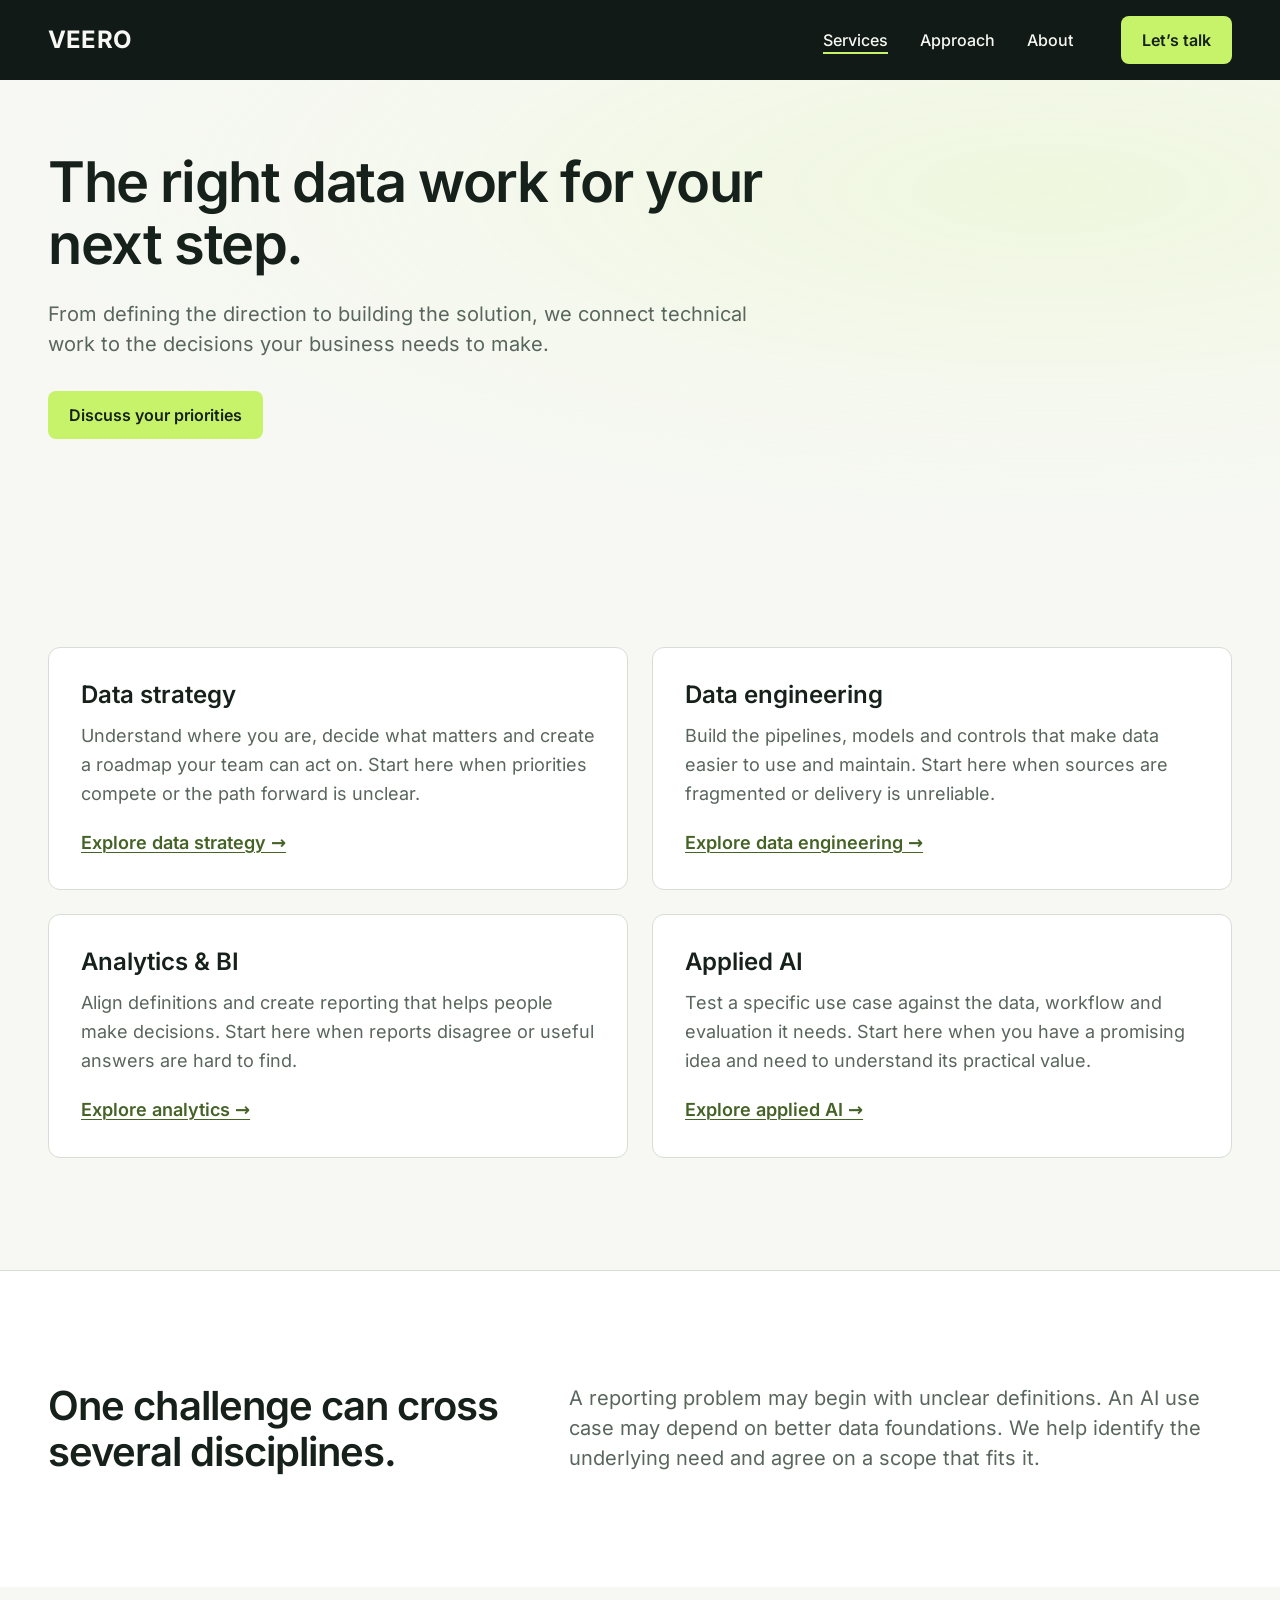
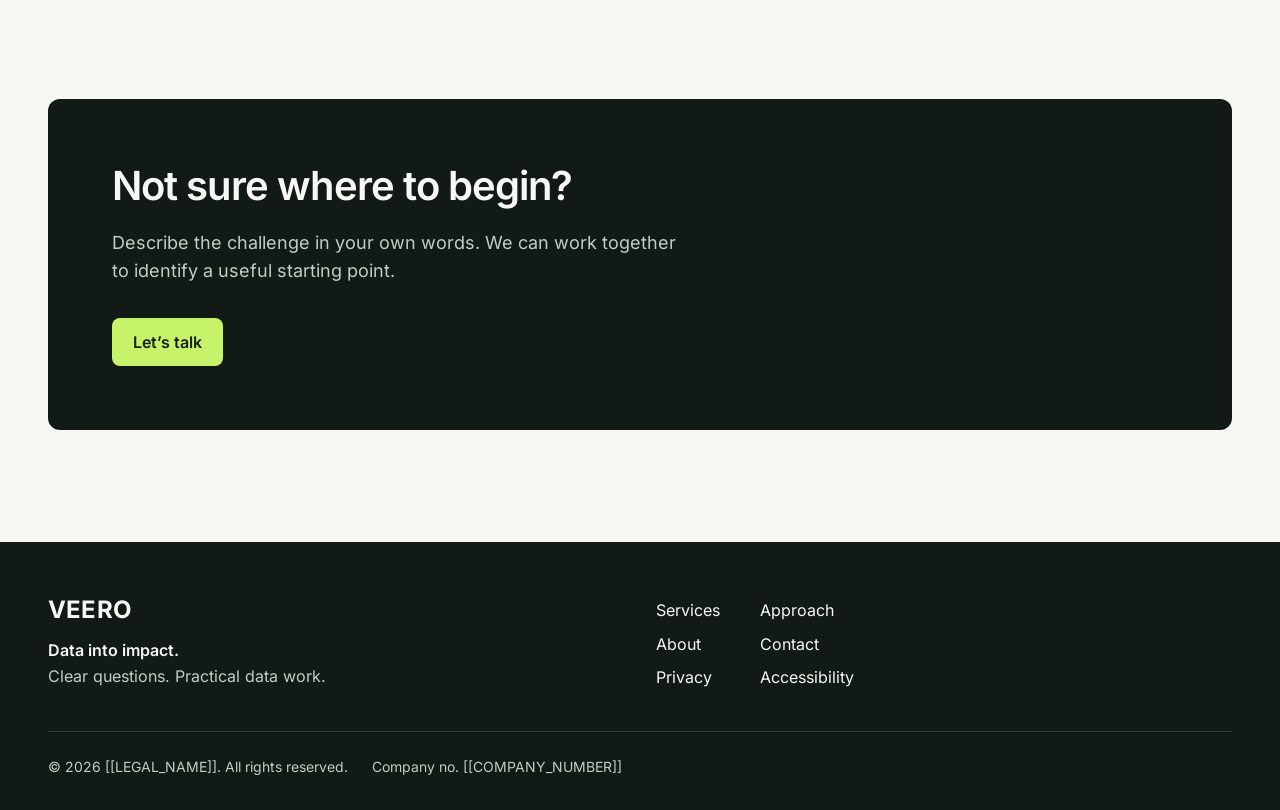
<file: services/index.html>
<!doctype html>
<html lang="en">
<head>
  <meta charset="utf-8">
  <meta name="viewport" content="width=device-width, initial-scale=1">
  <title>Data services | VEERO</title>
  <meta name="description" content="Explore data strategy, engineering, analytics and applied AI services built around a clear business question.">
  <!-- PRE-LAUNCH: remove this noindex (and the Disallow in robots.txt) once content is approved. -->
  <meta name="robots" content="noindex">
  <link rel="canonical" href="https://[[DOMAIN]]/services/">
  <meta property="og:type" content="website">
  <meta property="og:site_name" content="VEERO">
  <meta property="og:title" content="Data services | VEERO">
  <meta property="og:description" content="Explore data strategy, engineering, analytics and applied AI services built around a clear business question.">
  <meta property="og:url" content="https://[[DOMAIN]]/services/">
  <meta property="og:image" content="https://[[DOMAIN]]/assets/img/og-image.png">
  <meta property="og:image:width" content="1200">
  <meta property="og:image:height" content="630">
  <meta property="og:locale" content="en_US">
  <meta name="twitter:card" content="summary_large_image">
  <link rel="icon" href="/favicon.svg" type="image/svg+xml">
  <meta name="theme-color" content="#111a16">
  <link rel="preload" href="/assets/fonts/inter-latin-wght-normal.woff2" as="font" type="font/woff2" crossorigin>
  <link rel="stylesheet" href="/assets/css/styles.css">
  <script>document.documentElement.classList.add("js")</script>
</head>
<body>
  <a class="skip-link" href="#main">Skip to content</a>

  <header class="site-header on-dark">
    <div class="container header-inner">
      <a class="wordmark" href="/" aria-label="VEERO home">VEERO</a>
      <button class="menu-button" type="button" aria-expanded="false" aria-controls="site-nav">Menu</button>
      <nav id="site-nav" class="site-nav" aria-label="Main">
        <ul>
          <li><a href="/services/" aria-current="page">Services</a></li>
          <li><a href="/approach/">Approach</a></li>
          <li><a href="/about/">About</a></li>
          <li><a class="button button-primary nav-cta" href="/contact/">Let&rsquo;s talk</a></li>
        </ul>
      </nav>
    </div>
  </header>

  <main id="main">
    <section class="page-intro">
      <div class="container">
        <h1>The right data work for your next step.</h1>
        <p class="lead">From defining the direction to building the solution, we connect technical work to the decisions your business needs to make.</p>
        <div class="actions"><a class="button button-primary" href="/contact/">Discuss your priorities</a></div>
      </div>
    </section>

    <section class="section">
      <div class="container">
        <ul class="grid grid-2">
          <li class="card"><h2 class="h3-size">Data strategy</h2><p>Understand where you are, decide what matters and create a roadmap your team can act on. Start here when priorities compete or the path forward is unclear.</p><a class="text-link" href="/services/data-strategy/">Explore data strategy</a></li>
          <li class="card"><h2 class="h3-size">Data engineering</h2><p>Build the pipelines, models and controls that make data easier to use and maintain. Start here when sources are fragmented or delivery is unreliable.</p><a class="text-link" href="/services/data-engineering/">Explore data engineering</a></li>
          <li class="card"><h2 class="h3-size">Analytics &amp; BI</h2><p>Align definitions and create reporting that helps people make decisions. Start here when reports disagree or useful answers are hard to find.</p><a class="text-link" href="/services/analytics/">Explore analytics</a></li>
          <li class="card"><h2 class="h3-size">Applied AI</h2><p>Test a specific use case against the data, workflow and evaluation it needs. Start here when you have a promising idea and need to understand its practical value.</p><a class="text-link" href="/services/applied-ai/">Explore applied AI</a></li>
        </ul>
      </div>
    </section>

    <section class="section section-white section-rule">
      <div class="container split">
        <h2>One challenge can cross several disciplines.</h2>
        <p class="lead">A reporting problem may begin with unclear definitions. An AI use case may depend on better data foundations. We help identify the underlying need and agree on a scope that fits it.</p>
      </div>
    </section>

    <section class="section">
      <div class="container">
        <div class="cta-block on-dark">
          <h2>Not sure where to begin?</h2>
          <p>Describe the challenge in your own words. We can work together to identify a useful starting point.</p>
          <div class="actions"><a class="button button-primary" href="/contact/">Let&rsquo;s talk</a></div>
        </div>
      </div>
    </section>
  </main>

  <footer class="site-footer on-dark">
    <div class="container">
      <div class="footer-grid">
        <div class="footer-brand">
          <a class="wordmark" href="/" aria-label="VEERO home">VEERO</a>
          <p class="brand-line">Data into impact.</p>
          <p>Clear questions. Practical data work.</p>
        </div>
        <nav class="footer-nav" aria-label="Footer">
          <ul>
            <li><a href="/services/">Services</a></li>
            <li><a href="/approach/">Approach</a></li>
            <li><a href="/about/">About</a></li>
            <li><a href="/contact/">Contact</a></li>
            <li><a href="/privacy/">Privacy</a></li>
            <li><a href="/accessibility/">Accessibility</a></li>
          </ul>
        </nav>
      </div>
      <div class="footer-legal">
        <p>&copy; 2026 [[LEGAL_NAME]]. All rights reserved.</p>
        <p>Company no. <span dir="ltr">[[COMPANY_NUMBER]]</span></p>
      </div>
    </div>
  </footer>

  <script src="/assets/js/menu.js" defer></script>
</body>
</html>
</file>
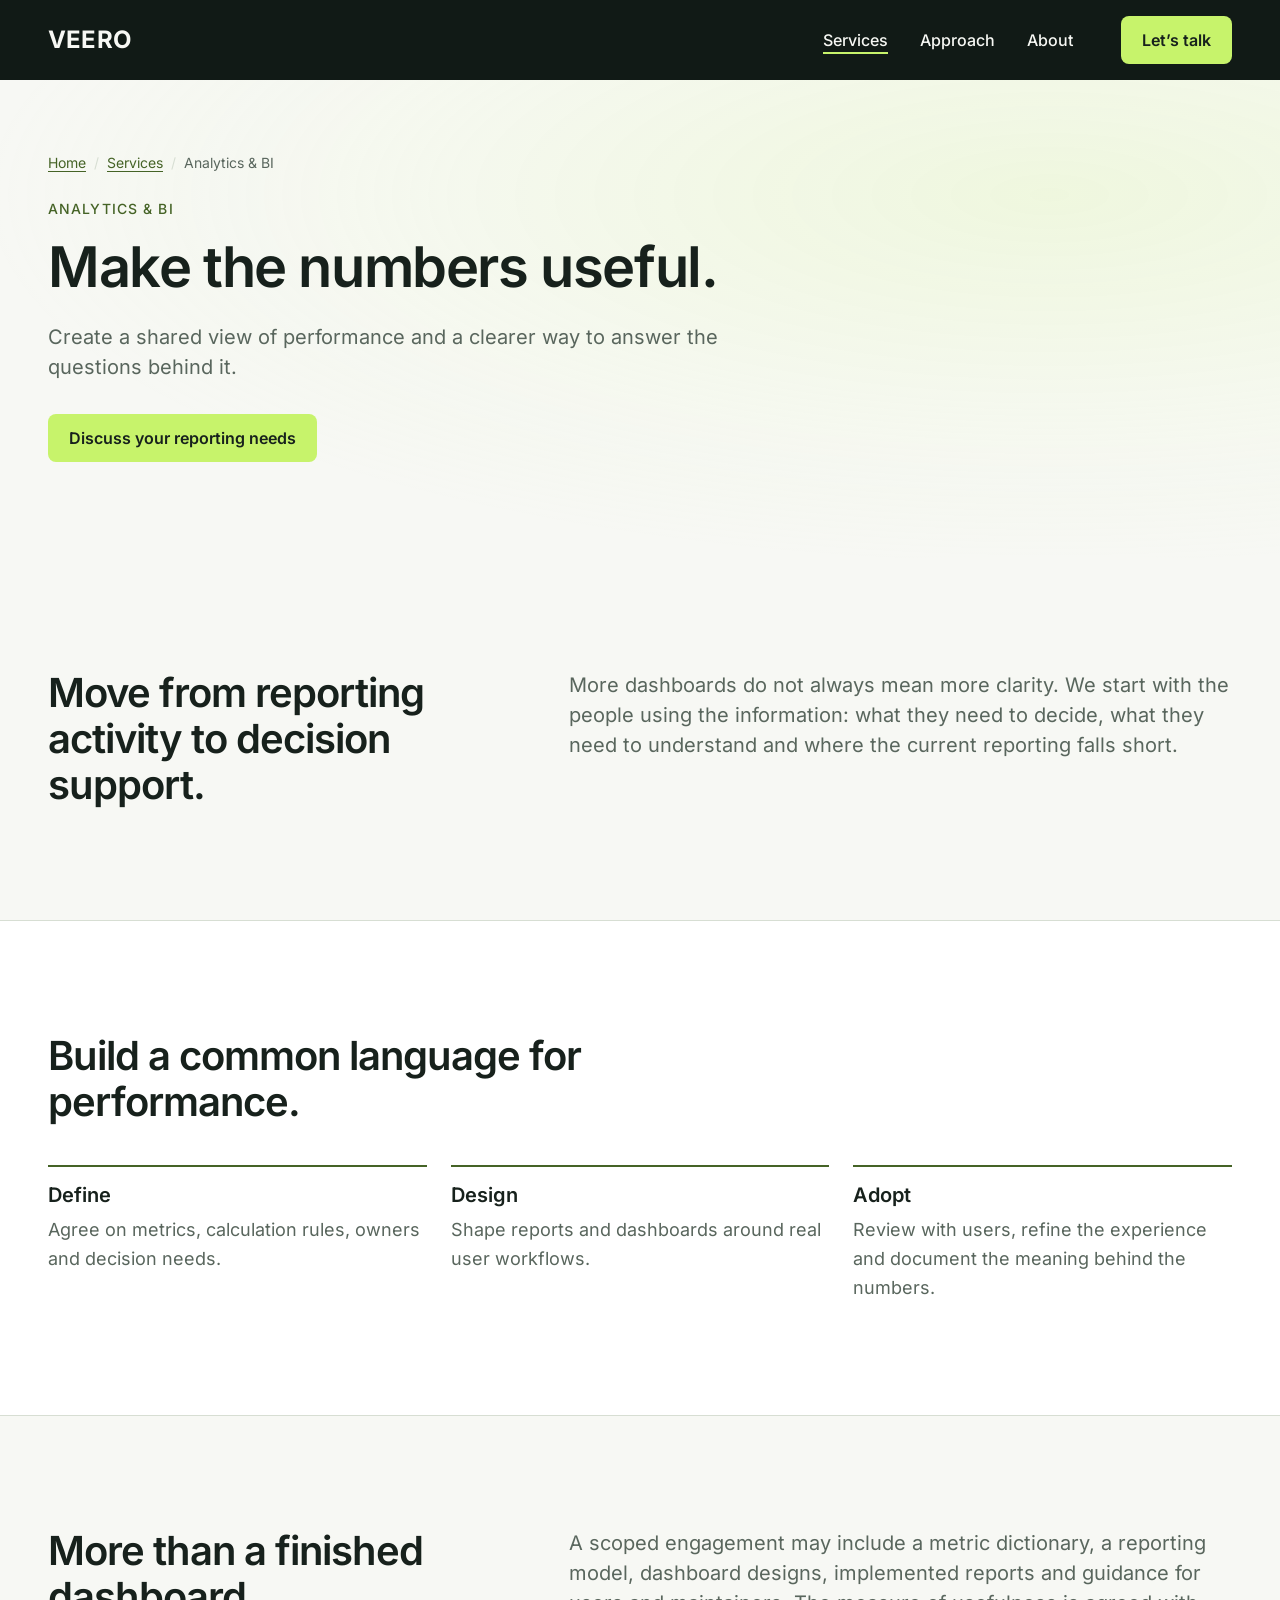
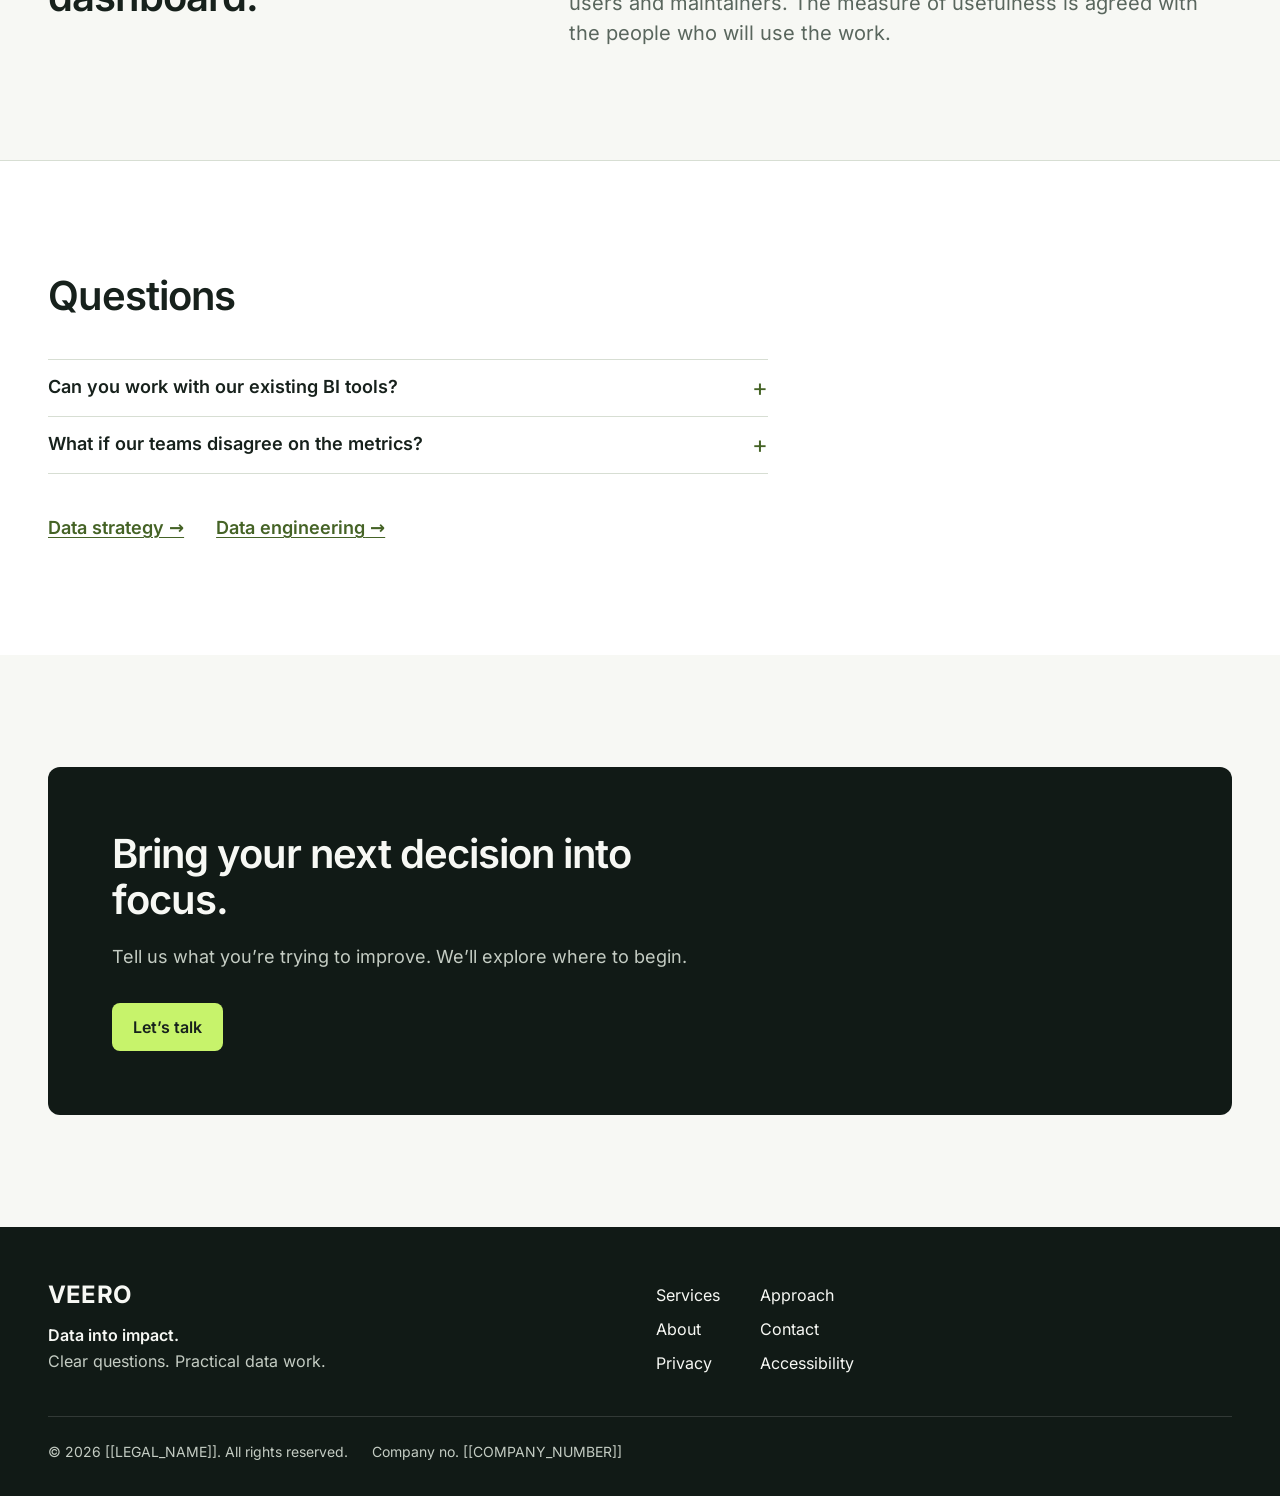
<file: services/analytics/index.html>
<!doctype html>
<html lang="en">
<head>
  <meta charset="utf-8">
  <meta name="viewport" content="width=device-width, initial-scale=1">
  <title>Analytics &amp; business intelligence | VEERO</title>
  <meta name="description" content="Align metric definitions and create useful reporting, dashboards and guidance around the decisions your team needs to make.">
  <!-- PRE-LAUNCH: remove this noindex (and the Disallow in robots.txt) once content is approved. -->
  <meta name="robots" content="noindex">
  <link rel="canonical" href="https://[[DOMAIN]]/services/analytics/">
  <meta property="og:type" content="website">
  <meta property="og:site_name" content="VEERO">
  <meta property="og:title" content="Analytics &amp; business intelligence | VEERO">
  <meta property="og:description" content="Align metric definitions and create useful reporting, dashboards and guidance around the decisions your team needs to make.">
  <meta property="og:url" content="https://[[DOMAIN]]/services/analytics/">
  <meta property="og:image" content="https://[[DOMAIN]]/assets/img/og-image.png">
  <meta property="og:image:width" content="1200">
  <meta property="og:image:height" content="630">
  <meta property="og:locale" content="en_US">
  <meta name="twitter:card" content="summary_large_image">
  <link rel="icon" href="/favicon.svg" type="image/svg+xml">
  <meta name="theme-color" content="#111a16">
  <link rel="preload" href="/assets/fonts/inter-latin-wght-normal.woff2" as="font" type="font/woff2" crossorigin>
  <link rel="stylesheet" href="/assets/css/styles.css">
  <script>document.documentElement.classList.add("js")</script>
</head>
<body>
  <a class="skip-link" href="#main">Skip to content</a>

  <header class="site-header on-dark">
    <div class="container header-inner">
      <a class="wordmark" href="/" aria-label="VEERO home">VEERO</a>
      <button class="menu-button" type="button" aria-expanded="false" aria-controls="site-nav">Menu</button>
      <nav id="site-nav" class="site-nav" aria-label="Main">
        <ul>
          <li><a href="/services/" aria-current="page">Services</a></li>
          <li><a href="/approach/">Approach</a></li>
          <li><a href="/about/">About</a></li>
          <li><a class="button button-primary nav-cta" href="/contact/">Let&rsquo;s talk</a></li>
        </ul>
      </nav>
    </div>
  </header>

  <main id="main">
    <section class="page-intro">
      <div class="container">
        <nav class="breadcrumb" aria-label="Breadcrumb"><ol><li><a href="/">Home</a></li><li><a href="/services/">Services</a></li><li aria-current="page">Analytics &amp; BI</li></ol></nav>
        <p class="eyebrow">Analytics &amp; BI</p>
        <h1>Make the numbers useful.</h1>
        <p class="lead">Create a shared view of performance and a clearer way to answer the questions behind it.</p>
        <div class="actions"><a class="button button-primary" href="/contact/">Discuss your reporting needs</a></div>
      </div>
    </section>

    <section class="section">
      <div class="container split">
        <h2>Move from reporting activity to decision support.</h2>
        <p class="lead">More dashboards do not always mean more clarity. We start with the people using the information: what they need to decide, what they need to understand and where the current reporting falls short.</p>
      </div>
    </section>

    <section class="section section-white section-rule">
      <div class="container">
        <div class="section-head"><h2>Build a common language for performance.</h2></div>
        <ul class="scope">
          <li><h3>Define</h3><p>Agree on metrics, calculation rules, owners and decision needs.</p></li>
          <li><h3>Design</h3><p>Shape reports and dashboards around real user workflows.</p></li>
          <li><h3>Adopt</h3><p>Review with users, refine the experience and document the meaning behind the numbers.</p></li>
        </ul>
      </div>
    </section>

    <section class="section section-rule">
      <div class="container split">
        <h2>More than a finished dashboard.</h2>
        <p class="lead">A scoped engagement may include a metric dictionary, a reporting model, dashboard designs, implemented reports and guidance for users and maintainers. The measure of usefulness is agreed with the people who will use the work.</p>
      </div>
    </section>

    <section class="section section-white section-rule">
      <div class="container">
        <div class="section-head"><h2>Questions</h2></div>
        <div class="faq">
          <details>
            <summary>Can you work with our existing BI tools?</summary>
            <p>We review your environment before recommending a delivery approach. Tool compatibility is confirmed during scoping.</p>
          </details>
          <details>
            <summary>What if our teams disagree on the metrics?</summary>
            <p>We make definitions and ownership part of the work before building a shared view.</p>
          </details>
        </div>
        <h2 class="visually-hidden">Related</h2>
        <ul class="related" style="margin-block-start: 2.5rem"><li><a class="text-link" href="/services/data-strategy/">Data strategy</a></li><li><a class="text-link" href="/services/data-engineering/">Data engineering</a></li></ul>
      </div>
    </section>

    <section class="section">
      <div class="container">
        <div class="cta-block on-dark">
          <h2>Bring your next decision into focus.</h2>
          <p>Tell us what you&rsquo;re trying to improve. We&rsquo;ll explore where to begin.</p>
          <div class="actions"><a class="button button-primary" href="/contact/">Let&rsquo;s talk</a></div>
        </div>
      </div>
    </section>
  </main>

  <footer class="site-footer on-dark">
    <div class="container">
      <div class="footer-grid">
        <div class="footer-brand">
          <a class="wordmark" href="/" aria-label="VEERO home">VEERO</a>
          <p class="brand-line">Data into impact.</p>
          <p>Clear questions. Practical data work.</p>
        </div>
        <nav class="footer-nav" aria-label="Footer">
          <ul>
            <li><a href="/services/">Services</a></li>
            <li><a href="/approach/">Approach</a></li>
            <li><a href="/about/">About</a></li>
            <li><a href="/contact/">Contact</a></li>
            <li><a href="/privacy/">Privacy</a></li>
            <li><a href="/accessibility/">Accessibility</a></li>
          </ul>
        </nav>
      </div>
      <div class="footer-legal">
        <p>&copy; 2026 [[LEGAL_NAME]]. All rights reserved.</p>
        <p>Company no. <span dir="ltr">[[COMPANY_NUMBER]]</span></p>
      </div>
    </div>
  </footer>

  <script src="/assets/js/menu.js" defer></script>
</body>
</html>
</file>
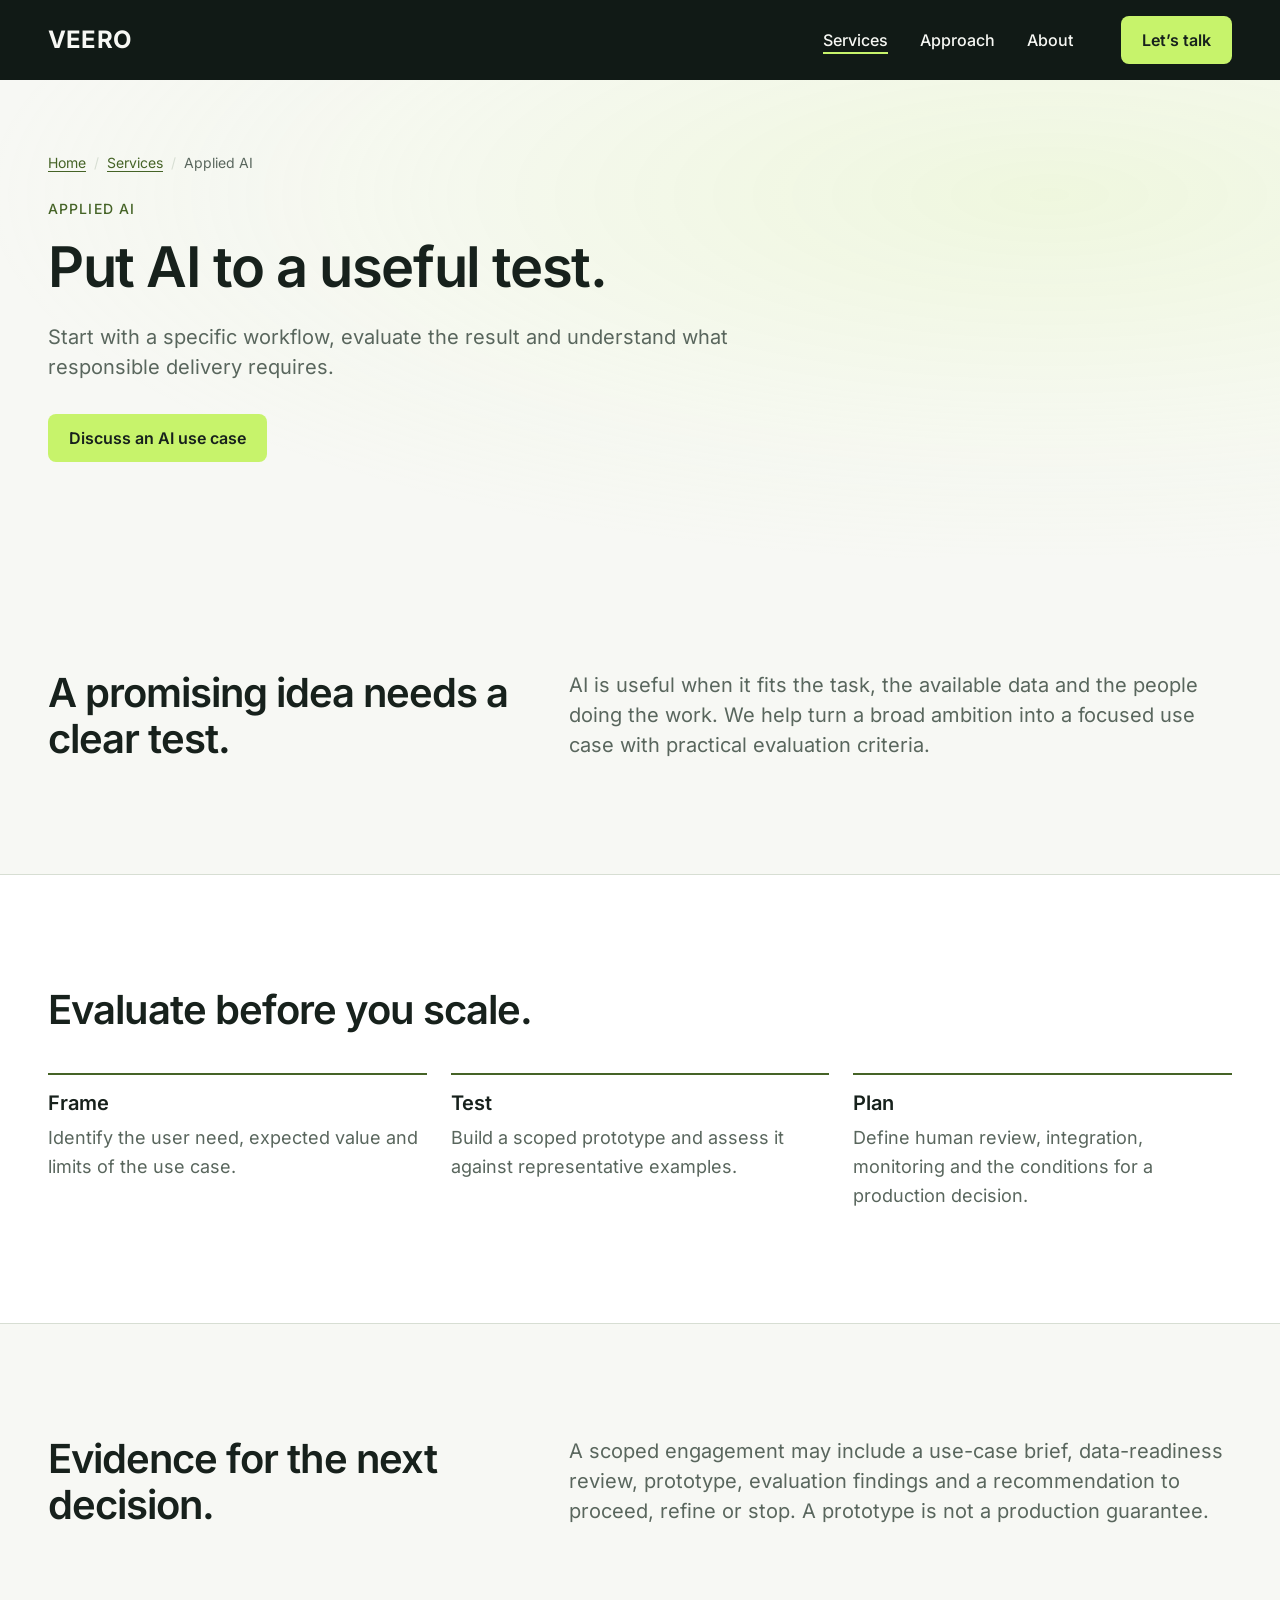
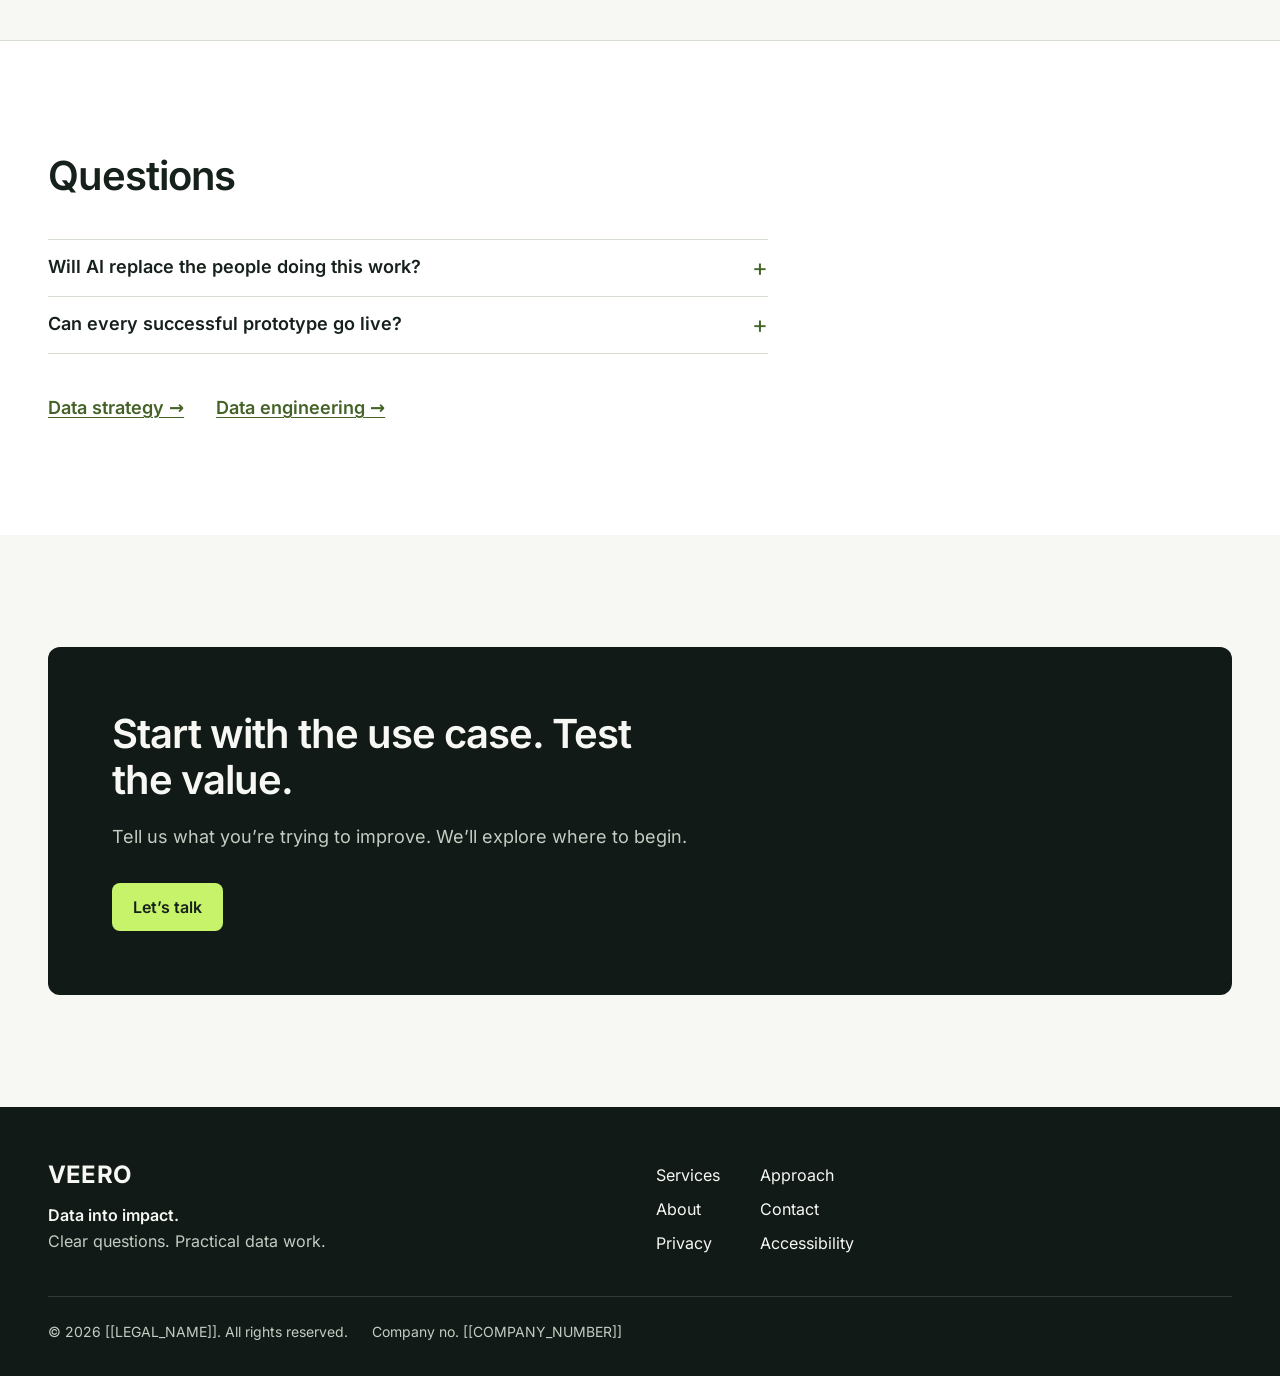
<file: services/applied-ai/index.html>
<!doctype html>
<html lang="en">
<head>
  <meta charset="utf-8">
  <meta name="viewport" content="width=device-width, initial-scale=1">
  <title>Applied AI evaluation &amp; prototypes | VEERO</title>
  <meta name="description" content="Explore focused AI use cases through data-readiness review, prototyping and evaluation before making a production decision.">
  <!-- PRE-LAUNCH: remove this noindex (and the Disallow in robots.txt) once content is approved. -->
  <meta name="robots" content="noindex">
  <link rel="canonical" href="https://[[DOMAIN]]/services/applied-ai/">
  <meta property="og:type" content="website">
  <meta property="og:site_name" content="VEERO">
  <meta property="og:title" content="Applied AI evaluation &amp; prototypes | VEERO">
  <meta property="og:description" content="Explore focused AI use cases through data-readiness review, prototyping and evaluation before making a production decision.">
  <meta property="og:url" content="https://[[DOMAIN]]/services/applied-ai/">
  <meta property="og:image" content="https://[[DOMAIN]]/assets/img/og-image.png">
  <meta property="og:image:width" content="1200">
  <meta property="og:image:height" content="630">
  <meta property="og:locale" content="en_US">
  <meta name="twitter:card" content="summary_large_image">
  <link rel="icon" href="/favicon.svg" type="image/svg+xml">
  <meta name="theme-color" content="#111a16">
  <link rel="preload" href="/assets/fonts/inter-latin-wght-normal.woff2" as="font" type="font/woff2" crossorigin>
  <link rel="stylesheet" href="/assets/css/styles.css">
  <script>document.documentElement.classList.add("js")</script>
</head>
<body>
  <a class="skip-link" href="#main">Skip to content</a>

  <header class="site-header on-dark">
    <div class="container header-inner">
      <a class="wordmark" href="/" aria-label="VEERO home">VEERO</a>
      <button class="menu-button" type="button" aria-expanded="false" aria-controls="site-nav">Menu</button>
      <nav id="site-nav" class="site-nav" aria-label="Main">
        <ul>
          <li><a href="/services/" aria-current="page">Services</a></li>
          <li><a href="/approach/">Approach</a></li>
          <li><a href="/about/">About</a></li>
          <li><a class="button button-primary nav-cta" href="/contact/">Let&rsquo;s talk</a></li>
        </ul>
      </nav>
    </div>
  </header>

  <main id="main">
    <section class="page-intro">
      <div class="container">
        <nav class="breadcrumb" aria-label="Breadcrumb"><ol><li><a href="/">Home</a></li><li><a href="/services/">Services</a></li><li aria-current="page">Applied AI</li></ol></nav>
        <p class="eyebrow">Applied AI</p>
        <h1>Put AI to a useful test.</h1>
        <p class="lead">Start with a specific workflow, evaluate the result and understand what responsible delivery requires.</p>
        <div class="actions"><a class="button button-primary" href="/contact/">Discuss an AI use case</a></div>
      </div>
    </section>

    <section class="section">
      <div class="container split">
        <h2>A promising idea needs a clear test.</h2>
        <p class="lead">AI is useful when it fits the task, the available data and the people doing the work. We help turn a broad ambition into a focused use case with practical evaluation criteria.</p>
      </div>
    </section>

    <section class="section section-white section-rule">
      <div class="container">
        <div class="section-head"><h2>Evaluate before you scale.</h2></div>
        <ul class="scope">
          <li><h3>Frame</h3><p>Identify the user need, expected value and limits of the use case.</p></li>
          <li><h3>Test</h3><p>Build a scoped prototype and assess it against representative examples.</p></li>
          <li><h3>Plan</h3><p>Define human review, integration, monitoring and the conditions for a production decision.</p></li>
        </ul>
      </div>
    </section>

    <section class="section section-rule">
      <div class="container split">
        <h2>Evidence for the next decision.</h2>
        <p class="lead">A scoped engagement may include a use-case brief, data-readiness review, prototype, evaluation findings and a recommendation to proceed, refine or stop. A prototype is not a production guarantee.</p>
      </div>
    </section>

    <section class="section section-white section-rule">
      <div class="container">
        <div class="section-head"><h2>Questions</h2></div>
        <div class="faq">
          <details>
            <summary>Will AI replace the people doing this work?</summary>
            <p>We begin with the workflow and agree where human judgment and review remain necessary.</p>
          </details>
          <details>
            <summary>Can every successful prototype go live?</summary>
            <p>No. Reliability, privacy, integration, cost and operational ownership must be assessed before production.</p>
          </details>
        </div>
        <h2 class="visually-hidden">Related</h2>
        <ul class="related" style="margin-block-start: 2.5rem"><li><a class="text-link" href="/services/data-strategy/">Data strategy</a></li><li><a class="text-link" href="/services/data-engineering/">Data engineering</a></li></ul>
      </div>
    </section>

    <section class="section">
      <div class="container">
        <div class="cta-block on-dark">
          <h2>Start with the use case. Test the value.</h2>
          <p>Tell us what you&rsquo;re trying to improve. We&rsquo;ll explore where to begin.</p>
          <div class="actions"><a class="button button-primary" href="/contact/">Let&rsquo;s talk</a></div>
        </div>
      </div>
    </section>
  </main>

  <footer class="site-footer on-dark">
    <div class="container">
      <div class="footer-grid">
        <div class="footer-brand">
          <a class="wordmark" href="/" aria-label="VEERO home">VEERO</a>
          <p class="brand-line">Data into impact.</p>
          <p>Clear questions. Practical data work.</p>
        </div>
        <nav class="footer-nav" aria-label="Footer">
          <ul>
            <li><a href="/services/">Services</a></li>
            <li><a href="/approach/">Approach</a></li>
            <li><a href="/about/">About</a></li>
            <li><a href="/contact/">Contact</a></li>
            <li><a href="/privacy/">Privacy</a></li>
            <li><a href="/accessibility/">Accessibility</a></li>
          </ul>
        </nav>
      </div>
      <div class="footer-legal">
        <p>&copy; 2026 [[LEGAL_NAME]]. All rights reserved.</p>
        <p>Company no. <span dir="ltr">[[COMPANY_NUMBER]]</span></p>
      </div>
    </div>
  </footer>

  <script src="/assets/js/menu.js" defer></script>
</body>
</html>
</file>
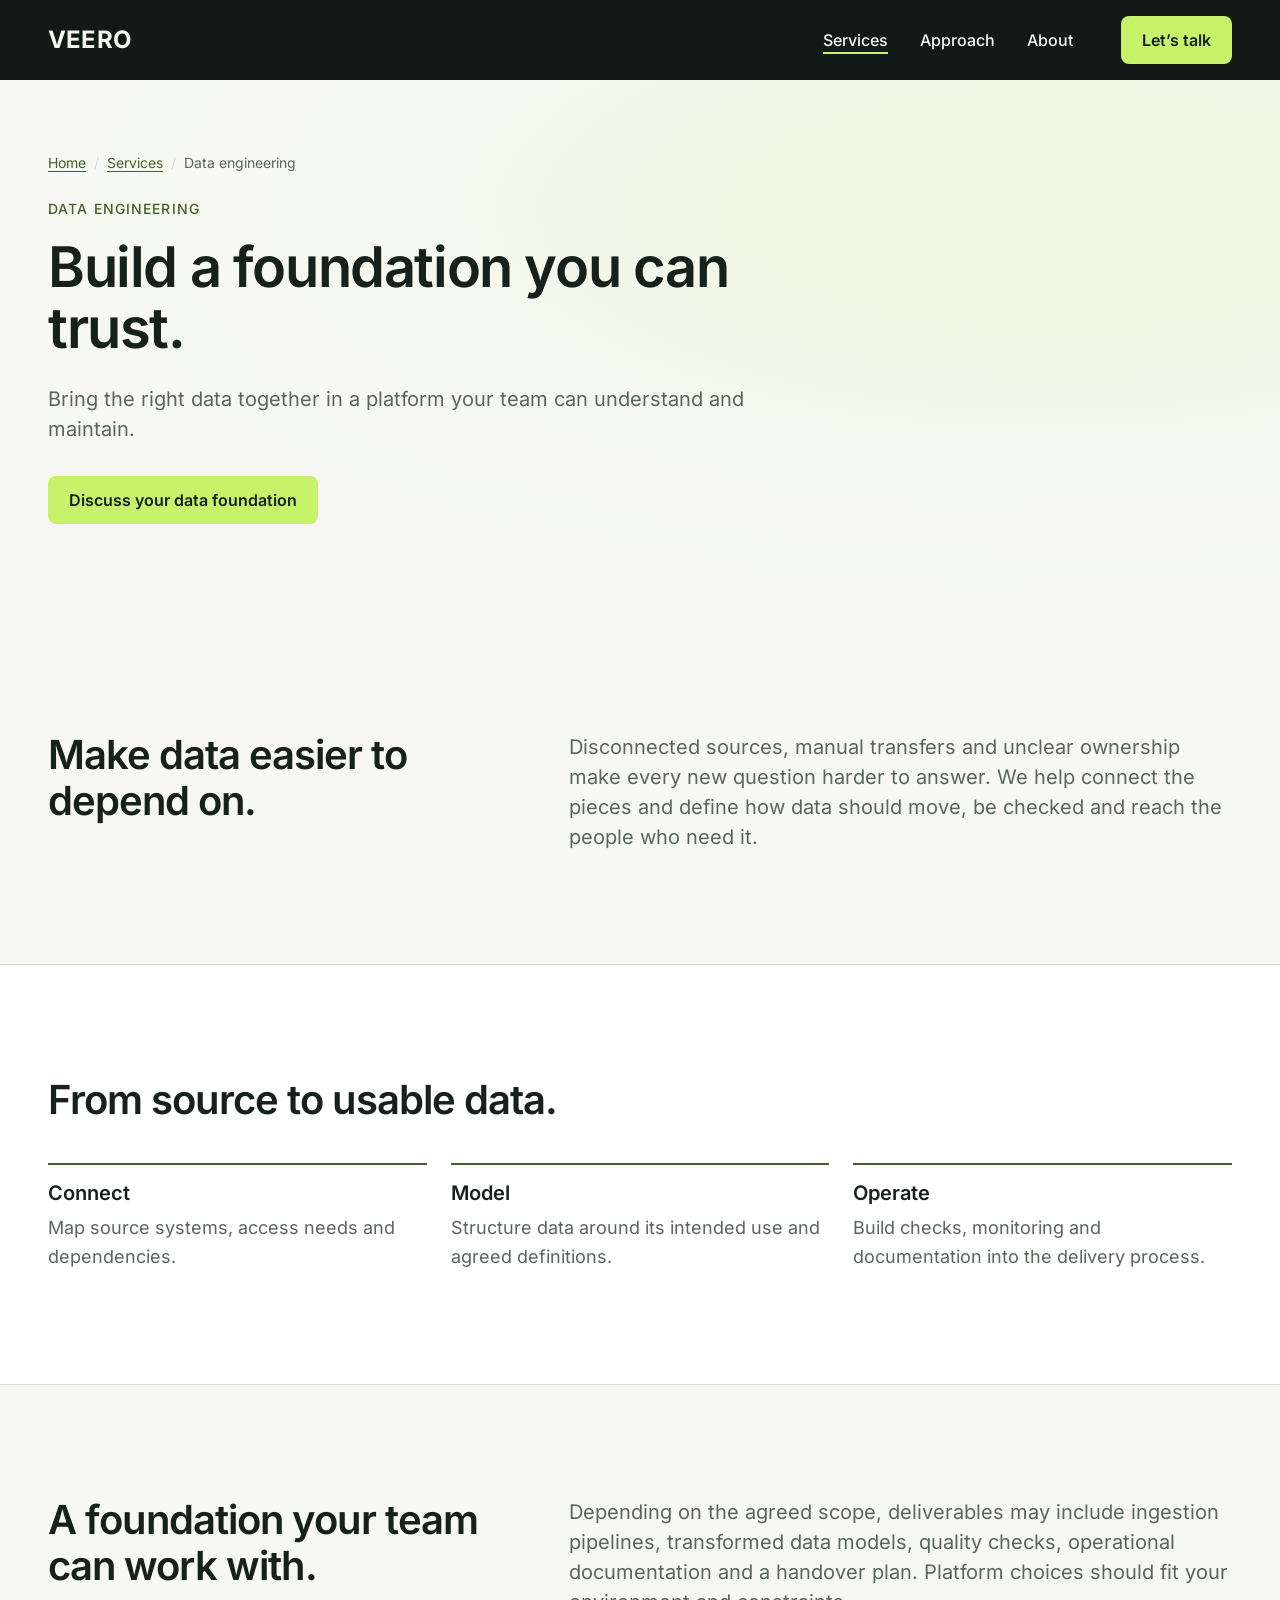
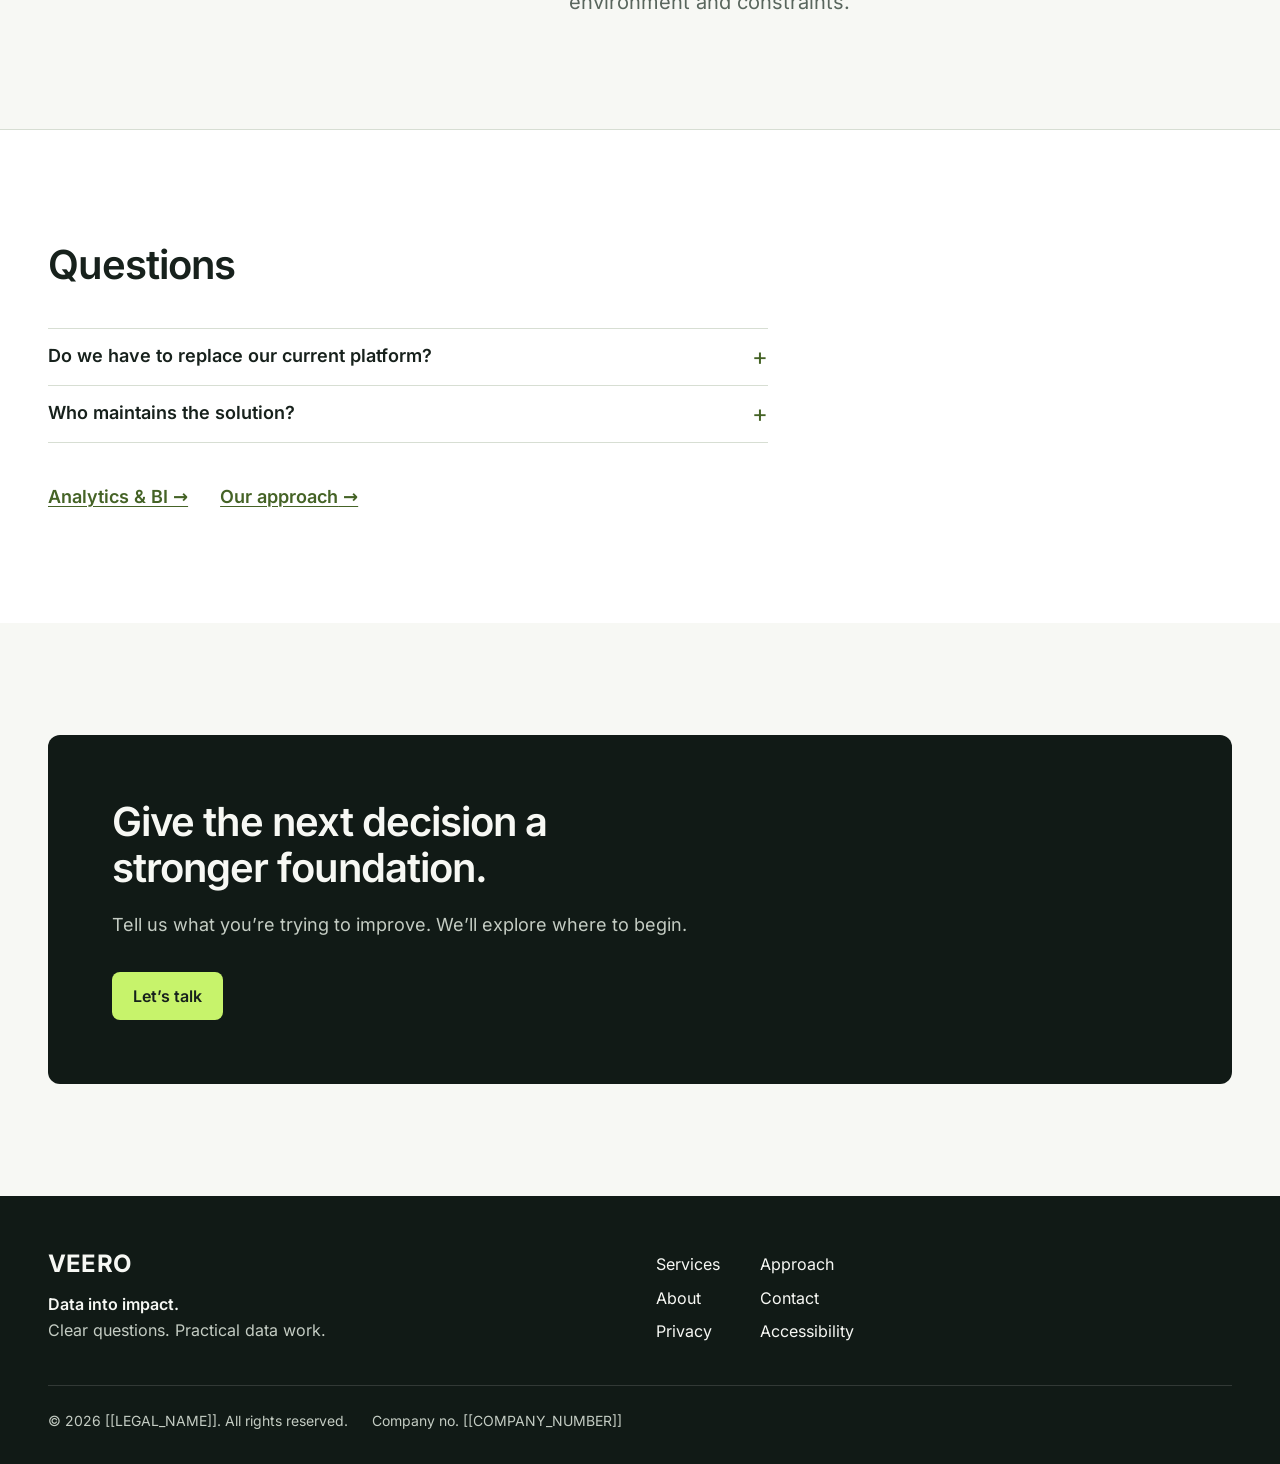
<file: services/data-engineering/index.html>
<!doctype html>
<html lang="en">
<head>
  <meta charset="utf-8">
  <meta name="viewport" content="width=device-width, initial-scale=1">
  <title>Data engineering &amp; foundations | VEERO</title>
  <meta name="description" content="Connect sources, structure data and build maintainable foundations with clear ownership, quality checks and a practical handover.">
  <!-- PRE-LAUNCH: remove this noindex (and the Disallow in robots.txt) once content is approved. -->
  <meta name="robots" content="noindex">
  <link rel="canonical" href="https://[[DOMAIN]]/services/data-engineering/">
  <meta property="og:type" content="website">
  <meta property="og:site_name" content="VEERO">
  <meta property="og:title" content="Data engineering &amp; foundations | VEERO">
  <meta property="og:description" content="Connect sources, structure data and build maintainable foundations with clear ownership, quality checks and a practical handover.">
  <meta property="og:url" content="https://[[DOMAIN]]/services/data-engineering/">
  <meta property="og:image" content="https://[[DOMAIN]]/assets/img/og-image.png">
  <meta property="og:image:width" content="1200">
  <meta property="og:image:height" content="630">
  <meta property="og:locale" content="en_US">
  <meta name="twitter:card" content="summary_large_image">
  <link rel="icon" href="/favicon.svg" type="image/svg+xml">
  <meta name="theme-color" content="#111a16">
  <link rel="preload" href="/assets/fonts/inter-latin-wght-normal.woff2" as="font" type="font/woff2" crossorigin>
  <link rel="stylesheet" href="/assets/css/styles.css">
  <script>document.documentElement.classList.add("js")</script>
</head>
<body>
  <a class="skip-link" href="#main">Skip to content</a>

  <header class="site-header on-dark">
    <div class="container header-inner">
      <a class="wordmark" href="/" aria-label="VEERO home">VEERO</a>
      <button class="menu-button" type="button" aria-expanded="false" aria-controls="site-nav">Menu</button>
      <nav id="site-nav" class="site-nav" aria-label="Main">
        <ul>
          <li><a href="/services/" aria-current="page">Services</a></li>
          <li><a href="/approach/">Approach</a></li>
          <li><a href="/about/">About</a></li>
          <li><a class="button button-primary nav-cta" href="/contact/">Let&rsquo;s talk</a></li>
        </ul>
      </nav>
    </div>
  </header>

  <main id="main">
    <section class="page-intro">
      <div class="container">
        <nav class="breadcrumb" aria-label="Breadcrumb"><ol><li><a href="/">Home</a></li><li><a href="/services/">Services</a></li><li aria-current="page">Data engineering</li></ol></nav>
        <p class="eyebrow">Data engineering</p>
        <h1>Build a foundation you can trust.</h1>
        <p class="lead">Bring the right data together in a platform your team can understand and maintain.</p>
        <div class="actions"><a class="button button-primary" href="/contact/">Discuss your data foundation</a></div>
      </div>
    </section>

    <section class="section">
      <div class="container split">
        <h2>Make data easier to depend on.</h2>
        <p class="lead">Disconnected sources, manual transfers and unclear ownership make every new question harder to answer. We help connect the pieces and define how data should move, be checked and reach the people who need it.</p>
      </div>
    </section>

    <section class="section section-white section-rule">
      <div class="container">
        <div class="section-head"><h2>From source to usable data.</h2></div>
        <ul class="scope">
          <li><h3>Connect</h3><p>Map source systems, access needs and dependencies.</p></li>
          <li><h3>Model</h3><p>Structure data around its intended use and agreed definitions.</p></li>
          <li><h3>Operate</h3><p>Build checks, monitoring and documentation into the delivery process.</p></li>
        </ul>
      </div>
    </section>

    <section class="section section-rule">
      <div class="container split">
        <h2>A foundation your team can work with.</h2>
        <p class="lead">Depending on the agreed scope, deliverables may include ingestion pipelines, transformed data models, quality checks, operational documentation and a handover plan. Platform choices should fit your environment and constraints.</p>
      </div>
    </section>

    <section class="section section-white section-rule">
      <div class="container">
        <div class="section-head"><h2>Questions</h2></div>
        <div class="faq">
          <details>
            <summary>Do we have to replace our current platform?</summary>
            <p>Not necessarily. We begin by understanding what works, what limits you and what needs to change.</p>
          </details>
          <details>
            <summary>Who maintains the solution?</summary>
            <p>Ownership and ongoing support are agreed during scoping, with handover responsibilities made explicit.</p>
          </details>
        </div>
        <h2 class="visually-hidden">Related</h2>
        <ul class="related" style="margin-block-start: 2.5rem"><li><a class="text-link" href="/services/analytics/">Analytics &amp; BI</a></li><li><a class="text-link" href="/approach/">Our approach</a></li></ul>
      </div>
    </section>

    <section class="section">
      <div class="container">
        <div class="cta-block on-dark">
          <h2>Give the next decision a stronger foundation.</h2>
          <p>Tell us what you&rsquo;re trying to improve. We&rsquo;ll explore where to begin.</p>
          <div class="actions"><a class="button button-primary" href="/contact/">Let&rsquo;s talk</a></div>
        </div>
      </div>
    </section>
  </main>

  <footer class="site-footer on-dark">
    <div class="container">
      <div class="footer-grid">
        <div class="footer-brand">
          <a class="wordmark" href="/" aria-label="VEERO home">VEERO</a>
          <p class="brand-line">Data into impact.</p>
          <p>Clear questions. Practical data work.</p>
        </div>
        <nav class="footer-nav" aria-label="Footer">
          <ul>
            <li><a href="/services/">Services</a></li>
            <li><a href="/approach/">Approach</a></li>
            <li><a href="/about/">About</a></li>
            <li><a href="/contact/">Contact</a></li>
            <li><a href="/privacy/">Privacy</a></li>
            <li><a href="/accessibility/">Accessibility</a></li>
          </ul>
        </nav>
      </div>
      <div class="footer-legal">
        <p>&copy; 2026 [[LEGAL_NAME]]. All rights reserved.</p>
        <p>Company no. <span dir="ltr">[[COMPANY_NUMBER]]</span></p>
      </div>
    </div>
  </footer>

  <script src="/assets/js/menu.js" defer></script>
</body>
</html>
</file>
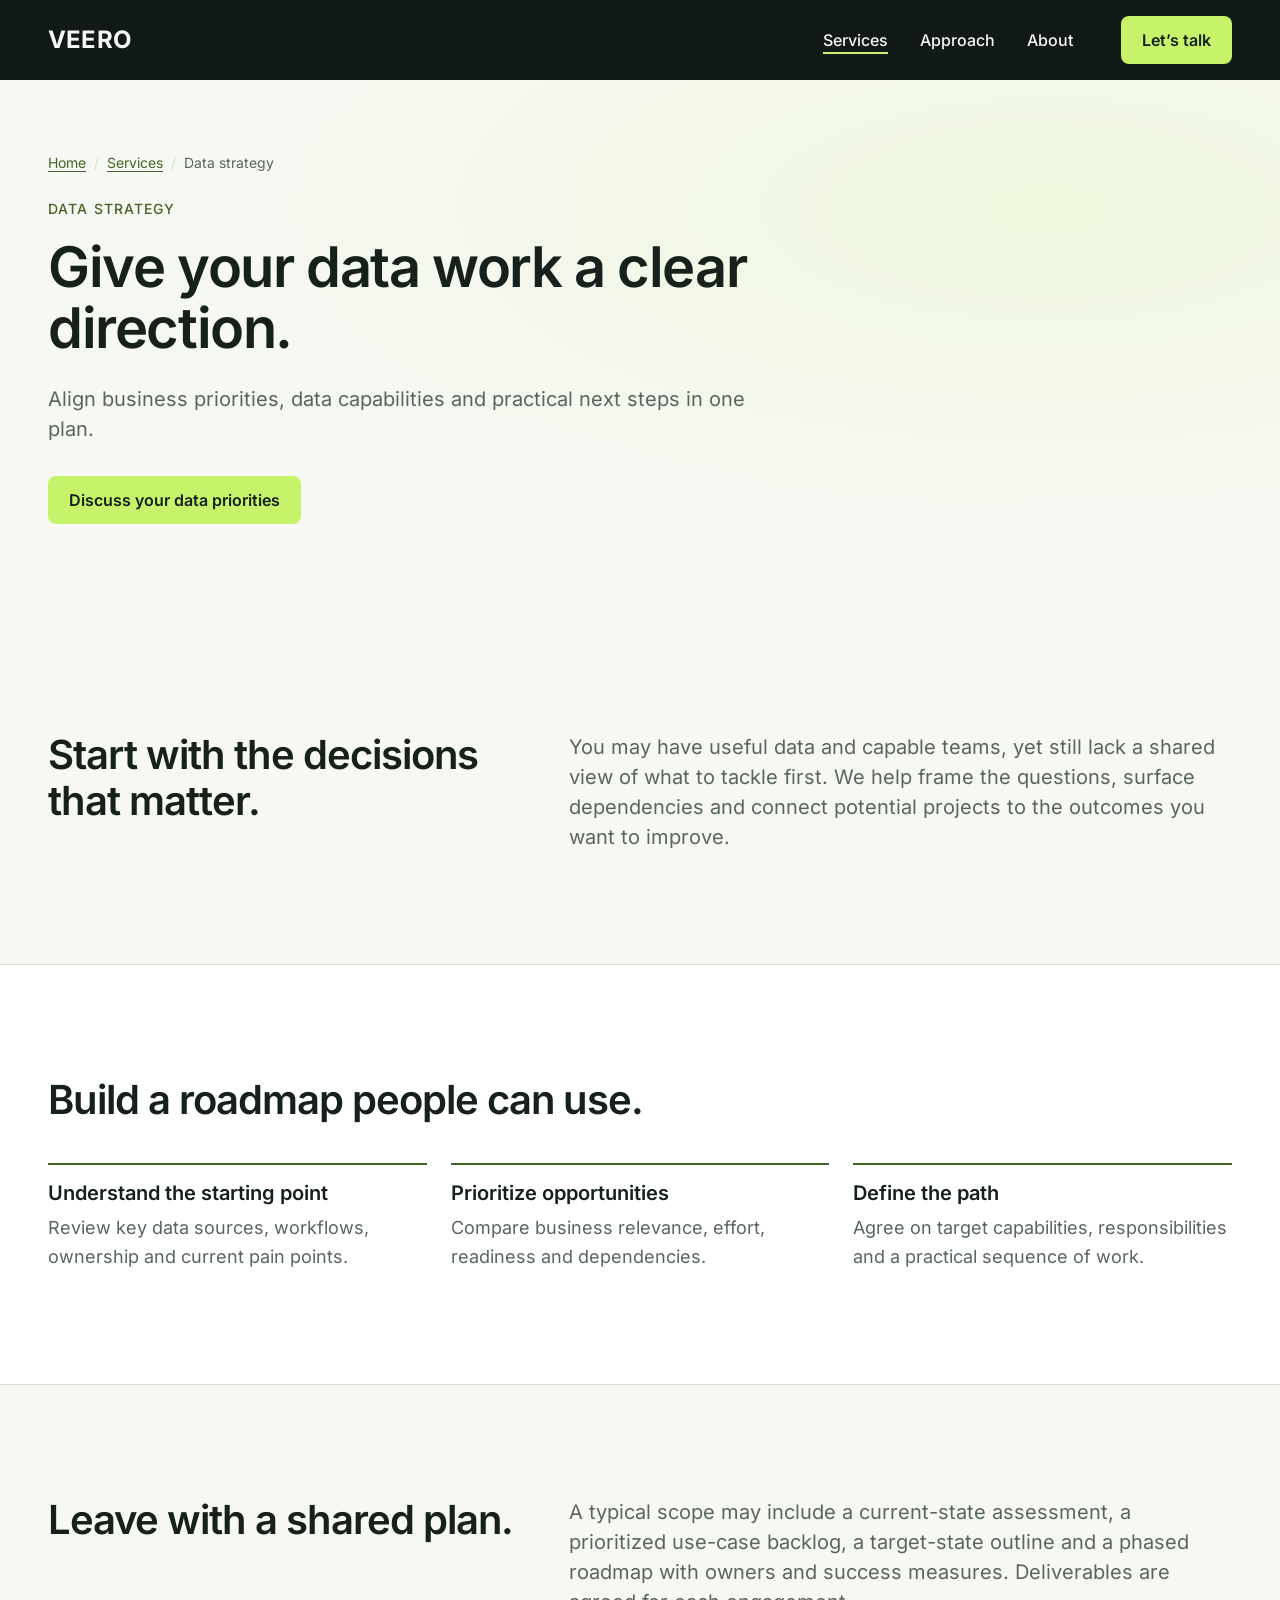
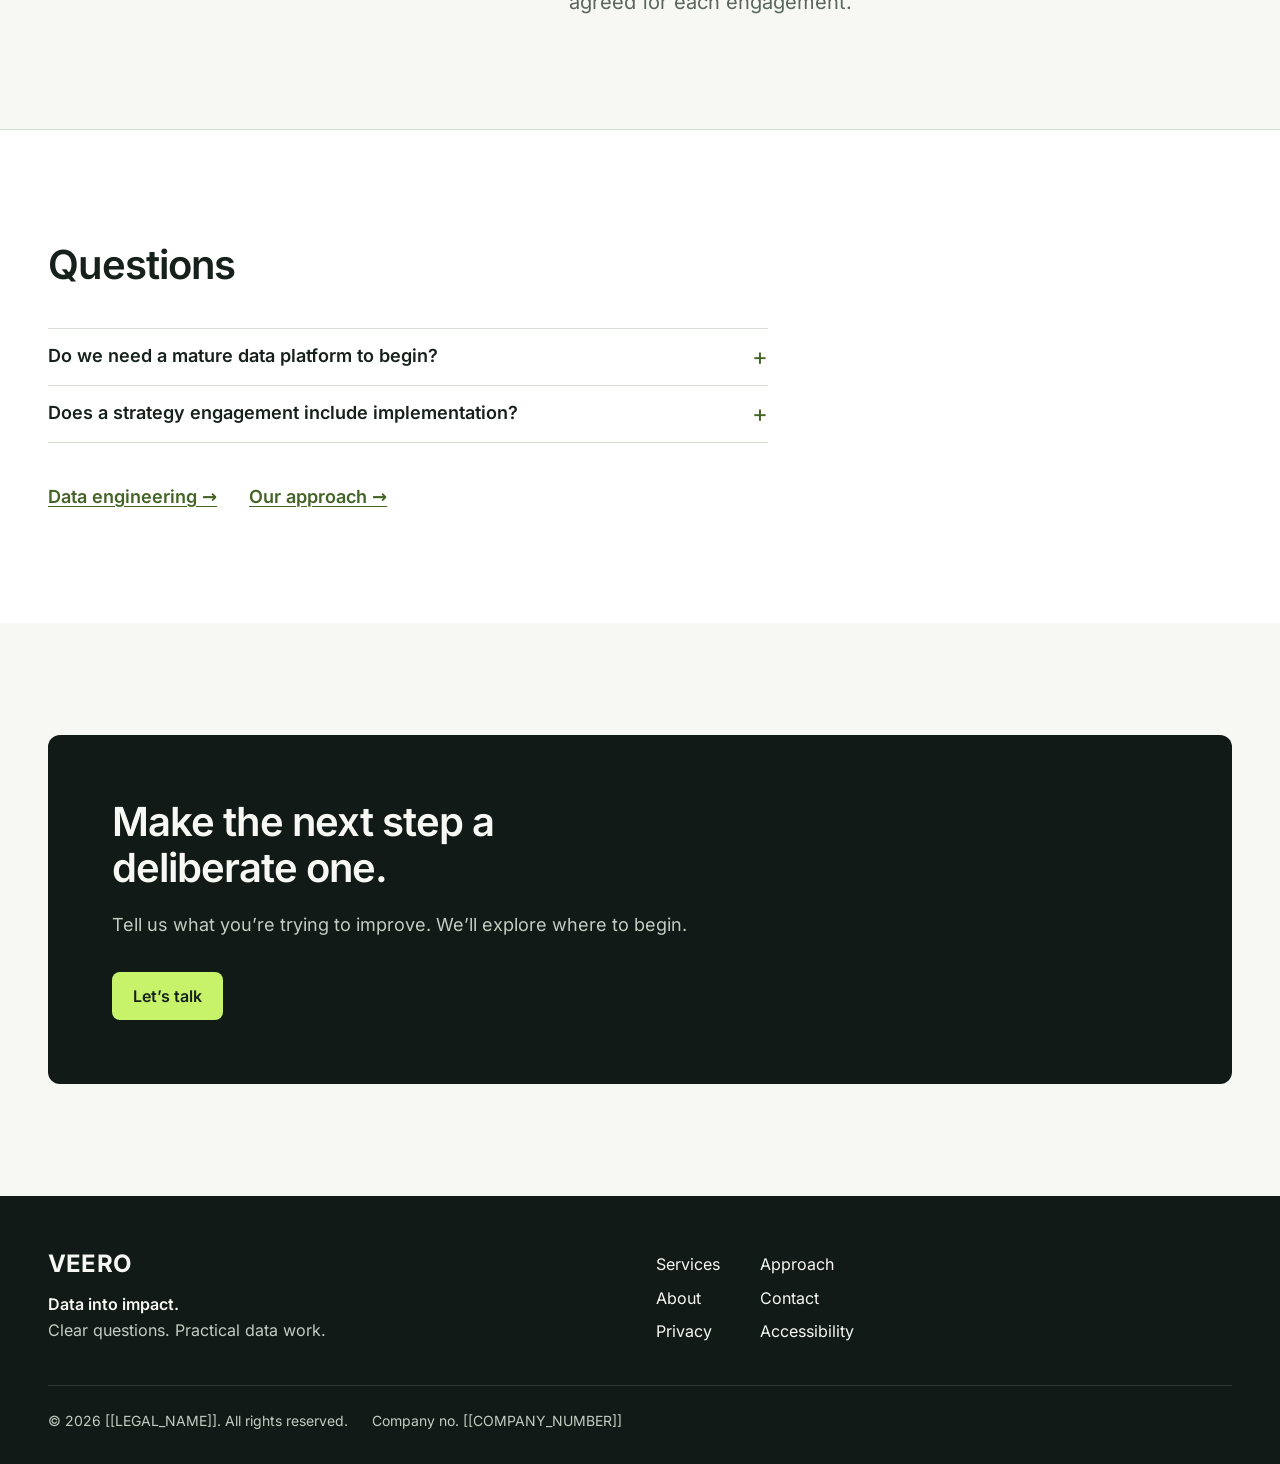
<file: services/data-strategy/index.html>
<!doctype html>
<html lang="en">
<head>
  <meta charset="utf-8">
  <meta name="viewport" content="width=device-width, initial-scale=1">
  <title>Data strategy &amp; roadmaps | VEERO</title>
  <meta name="description" content="Align business priorities and data capabilities with a practical roadmap, clear responsibilities and agreed measures of success.">
  <!-- PRE-LAUNCH: remove this noindex (and the Disallow in robots.txt) once content is approved. -->
  <meta name="robots" content="noindex">
  <link rel="canonical" href="https://[[DOMAIN]]/services/data-strategy/">
  <meta property="og:type" content="website">
  <meta property="og:site_name" content="VEERO">
  <meta property="og:title" content="Data strategy &amp; roadmaps | VEERO">
  <meta property="og:description" content="Align business priorities and data capabilities with a practical roadmap, clear responsibilities and agreed measures of success.">
  <meta property="og:url" content="https://[[DOMAIN]]/services/data-strategy/">
  <meta property="og:image" content="https://[[DOMAIN]]/assets/img/og-image.png">
  <meta property="og:image:width" content="1200">
  <meta property="og:image:height" content="630">
  <meta property="og:locale" content="en_US">
  <meta name="twitter:card" content="summary_large_image">
  <link rel="icon" href="/favicon.svg" type="image/svg+xml">
  <meta name="theme-color" content="#111a16">
  <link rel="preload" href="/assets/fonts/inter-latin-wght-normal.woff2" as="font" type="font/woff2" crossorigin>
  <link rel="stylesheet" href="/assets/css/styles.css">
  <script>document.documentElement.classList.add("js")</script>
</head>
<body>
  <a class="skip-link" href="#main">Skip to content</a>

  <header class="site-header on-dark">
    <div class="container header-inner">
      <a class="wordmark" href="/" aria-label="VEERO home">VEERO</a>
      <button class="menu-button" type="button" aria-expanded="false" aria-controls="site-nav">Menu</button>
      <nav id="site-nav" class="site-nav" aria-label="Main">
        <ul>
          <li><a href="/services/" aria-current="page">Services</a></li>
          <li><a href="/approach/">Approach</a></li>
          <li><a href="/about/">About</a></li>
          <li><a class="button button-primary nav-cta" href="/contact/">Let&rsquo;s talk</a></li>
        </ul>
      </nav>
    </div>
  </header>

  <main id="main">
    <section class="page-intro">
      <div class="container">
        <nav class="breadcrumb" aria-label="Breadcrumb"><ol><li><a href="/">Home</a></li><li><a href="/services/">Services</a></li><li aria-current="page">Data strategy</li></ol></nav>
        <p class="eyebrow">Data strategy</p>
        <h1>Give your data work a clear direction.</h1>
        <p class="lead">Align business priorities, data capabilities and practical next steps in one plan.</p>
        <div class="actions"><a class="button button-primary" href="/contact/">Discuss your data priorities</a></div>
      </div>
    </section>

    <section class="section">
      <div class="container split">
        <h2>Start with the decisions that matter.</h2>
        <p class="lead">You may have useful data and capable teams, yet still lack a shared view of what to tackle first. We help frame the questions, surface dependencies and connect potential projects to the outcomes you want to improve.</p>
      </div>
    </section>

    <section class="section section-white section-rule">
      <div class="container">
        <div class="section-head"><h2>Build a roadmap people can use.</h2></div>
        <ul class="scope">
          <li><h3>Understand the starting point</h3><p>Review key data sources, workflows, ownership and current pain points.</p></li>
          <li><h3>Prioritize opportunities</h3><p>Compare business relevance, effort, readiness and dependencies.</p></li>
          <li><h3>Define the path</h3><p>Agree on target capabilities, responsibilities and a practical sequence of work.</p></li>
        </ul>
      </div>
    </section>

    <section class="section section-rule">
      <div class="container split">
        <h2>Leave with a shared plan.</h2>
        <p class="lead">A typical scope may include a current-state assessment, a prioritized use-case backlog, a target-state outline and a phased roadmap with owners and success measures. Deliverables are agreed for each engagement.</p>
      </div>
    </section>

    <section class="section section-white section-rule">
      <div class="container">
        <div class="section-head"><h2>Questions</h2></div>
        <div class="faq">
          <details>
            <summary>Do we need a mature data platform to begin?</summary>
            <p>No. The starting point is the business problem and the data you have today.</p>
          </details>
          <details>
            <summary>Does a strategy engagement include implementation?</summary>
            <p>Implementation can be scoped separately once priorities and dependencies are clear.</p>
          </details>
        </div>
        <h2 class="visually-hidden">Related</h2>
        <ul class="related" style="margin-block-start: 2.5rem"><li><a class="text-link" href="/services/data-engineering/">Data engineering</a></li><li><a class="text-link" href="/approach/">Our approach</a></li></ul>
      </div>
    </section>

    <section class="section">
      <div class="container">
        <div class="cta-block on-dark">
          <h2>Make the next step a deliberate one.</h2>
          <p>Tell us what you&rsquo;re trying to improve. We&rsquo;ll explore where to begin.</p>
          <div class="actions"><a class="button button-primary" href="/contact/">Let&rsquo;s talk</a></div>
        </div>
      </div>
    </section>
  </main>

  <footer class="site-footer on-dark">
    <div class="container">
      <div class="footer-grid">
        <div class="footer-brand">
          <a class="wordmark" href="/" aria-label="VEERO home">VEERO</a>
          <p class="brand-line">Data into impact.</p>
          <p>Clear questions. Practical data work.</p>
        </div>
        <nav class="footer-nav" aria-label="Footer">
          <ul>
            <li><a href="/services/">Services</a></li>
            <li><a href="/approach/">Approach</a></li>
            <li><a href="/about/">About</a></li>
            <li><a href="/contact/">Contact</a></li>
            <li><a href="/privacy/">Privacy</a></li>
            <li><a href="/accessibility/">Accessibility</a></li>
          </ul>
        </nav>
      </div>
      <div class="footer-legal">
        <p>&copy; 2026 [[LEGAL_NAME]]. All rights reserved.</p>
        <p>Company no. <span dir="ltr">[[COMPANY_NUMBER]]</span></p>
      </div>
    </div>
  </footer>

  <script src="/assets/js/menu.js" defer></script>
</body>
</html>
</file>
<file: assets/css/styles.css>
/*
  VEERO site styles. One file, no build step.
  Tokens come from the VEERO brand book (Edition 1.0, page 33). They are
  proposed values pending brand confirmation: change them here, in :root,
  never in individual rules.
  Use logical properties (margin-inline, padding-block, inset-inline-start...)
  instead of left/right.
*/

@font-face {
  font-family: "Inter";
  src: url("/assets/fonts/inter-latin-wght-normal.woff2") format("woff2");
  font-weight: 100 900;
  font-style: normal;
  font-display: swap;
}

:root {
  /* Brand palette (brand book p.6) */
  --veero-dark: #111a16;    /* forest black: hero, footer, closing CTA */
  --veero-ink: #17211c;     /* body text and headings */
  --veero-lime: #c7f36b;    /* signal lime: "impact", primary CTA. Never as text on light */
  --veero-paper: #f7f8f4;   /* page background */
  --veero-white: #ffffff;   /* cards, form fields */
  --veero-soft: #f3f9e9;    /* quiet tinted surface */
  --veero-mist: #dff7b7;    /* gradient tint only */
  --veero-muted: #59665d;   /* secondary text, control borders */
  --veero-green: #456326;   /* links on light, "impact" on light */
  --veero-line: #d7ded3;    /* hairlines, card borders */
  --veero-error: #a72b2b;   /* form errors only */

  /* Interaction states (brand book p.13) */
  --lime-hover: #b7e65b;
  --lime-pressed: #a8d550;
  --line-on-dark: #aab5a9;
  --text-on-dark: #f7f8f4;
  --muted-on-dark: #c4ccc3;

  /* Layout */
  --content-max: 80rem;     /* 1280px */
  --reading-max: 45rem;     /* 720px */
  --radius-control: 0.5rem; /* 8px */
  --radius-card: 0.75rem;   /* 12px */
  --header-h: 64px;
  --section-pad: 56px;

  /* Subtle lime wash (brand book p.7). Max one per viewport. */
  --wash: radial-gradient(ellipse at 82% 24%,
    rgba(199, 243, 107, 0.16) 0%,
    rgba(223, 247, 183, 0.10) 40%,
    rgba(247, 248, 244, 0) 72%);

  --font: Inter, system-ui, -apple-system, BlinkMacSystemFont, "Segoe UI", sans-serif;
}

@media (min-width: 768px) {
  :root { --section-pad: 80px; }
}
@media (min-width: 1200px) {
  :root { --header-h: 80px; --section-pad: 112px; }
}

/* ---------- Base ---------- */

*, *::before, *::after { box-sizing: border-box; }

html {
  scroll-padding-top: calc(var(--header-h) + 16px);
  -webkit-text-size-adjust: 100%;
}

body {
  margin: 0;
  font-family: var(--font);
  font-size: 1rem;           /* 16px mobile */
  line-height: 1.6;
  color: var(--veero-ink);
  background: var(--veero-paper);
  overflow-wrap: break-word;
}
@media (min-width: 768px) { body { font-size: 1.125rem; } } /* 18px */

img, svg { max-width: 100%; height: auto; }

h1, h2, h3 { margin-block: 0; font-weight: 600; color: inherit; }
h1 { font-size: clamp(2.25rem, 1.5rem + 3vw, 3.5rem); line-height: 1.10; letter-spacing: -0.025em; }
h2 { font-size: clamp(1.875rem, 1.5rem + 1.5vw, 2.5rem); line-height: 1.15; letter-spacing: -0.025em; }
h3 { font-size: clamp(1.375rem, 1.3rem + 0.3vw, 1.5rem); line-height: 1.25; }
p  { margin-block: 0 1em; }
p:last-child { margin-block-end: 0; }

a { color: var(--veero-green); text-decoration-thickness: 1px; text-underline-offset: 0.18em; }
a:hover { text-decoration-thickness: 2px; }

:focus-visible {
  outline: 3px solid var(--veero-green);
  outline-offset: 3px;
}
.on-dark :focus-visible { outline-color: var(--veero-paper); }

@media (prefers-reduced-motion: no-preference) {
  html { scroll-behavior: smooth; }
}

.container {
  width: calc(100% - 2.5rem);          /* 20px sides */
  max-width: var(--content-max);
  margin-inline: auto;
}
@media (min-width: 768px)  { .container { width: calc(100% - 4rem); } }  /* 32px */
@media (min-width: 1200px) { .container { width: calc(100% - 6rem); } }  /* 48px */

.reading { max-width: var(--reading-max); }

.eyebrow {
  margin-block-end: 1rem;
  font-size: 0.875rem;
  font-weight: 500;
  letter-spacing: 0.08em;
  text-transform: uppercase;
  color: var(--veero-green);
}
.on-dark .eyebrow { color: var(--muted-on-dark); }

.lead { font-size: 1.125rem; line-height: 1.5; color: var(--veero-muted); }
@media (min-width: 768px) { .lead { font-size: 1.25rem; } }

.skip-link {
  position: absolute;
  inset-inline-start: 1rem;
  inset-block-start: -4rem;
  z-index: 100;
  padding: 0.75rem 1rem;
  background: var(--veero-ink);
  color: var(--veero-paper);
  border-radius: var(--radius-control);
}
.skip-link:focus { inset-block-start: 1rem; }

.visually-hidden {
  position: absolute; width: 1px; height: 1px; overflow: hidden;
  clip: rect(0 0 0 0); clip-path: inset(50%); white-space: nowrap;
}

/* ---------- Buttons ---------- */

.button {
  display: inline-flex;
  align-items: center;
  justify-content: center;
  min-height: 48px;
  padding: 0.75rem 1.25rem;
  border-radius: var(--radius-control);
  border: 1px solid transparent;
  font: 600 1rem/1.25 var(--font);
  text-decoration: none;
  cursor: pointer;
}
.button-primary { background: var(--veero-lime); color: var(--veero-ink); }
.button-primary:hover { background: var(--lime-hover); color: var(--veero-ink); }
.button-primary:active { background: var(--lime-pressed); }

.button-secondary { background: transparent; color: var(--veero-ink); border-color: var(--veero-muted); }
.button-secondary:hover { background: var(--veero-soft); color: var(--veero-ink); }
.on-dark .button-secondary { color: var(--text-on-dark); border-color: var(--line-on-dark); }
.on-dark .button-secondary:hover { background: rgba(247, 248, 244, 0.08); color: var(--text-on-dark); }

.actions { display: flex; flex-wrap: wrap; gap: 12px 16px; margin-block-start: 2rem; }
@media (max-width: 767px) {
  .actions { flex-direction: column; }
  .actions .button { width: 100%; }
}

.text-link { font-weight: 600; }
.text-link::after { content: " \2192"; }

/* ---------- Header ---------- */

.site-header {
  position: sticky;
  inset-block-start: 0;
  z-index: 50;
  background: var(--veero-dark);
  color: var(--text-on-dark);
}
.header-inner {
  display: flex;
  align-items: center;
  justify-content: space-between;
  gap: 1.5rem;
  min-height: var(--header-h);
}
.wordmark {
  font-weight: 700;
  font-size: 1.5rem;
  letter-spacing: 0.01em;
  color: var(--text-on-dark);
  text-decoration: none;
  line-height: 1;
}
.wordmark:hover { color: var(--text-on-dark); }

.menu-button {
  display: none;
  min-height: 44px;
  padding: 0.5rem 1rem;
  border: 1px solid var(--line-on-dark);
  border-radius: var(--radius-control);
  background: transparent;
  color: var(--text-on-dark);
  font: 500 1rem/1 var(--font);
  cursor: pointer;
}

.site-nav ul { display: flex; align-items: center; gap: 2rem; margin: 0; padding: 0; list-style: none; }
.site-nav a:not(.button) {
  color: var(--text-on-dark);
  text-decoration: none;
  font-weight: 500;
  font-size: 1rem;
  padding-block: 0.5rem;
}
.site-nav a:not(.button):hover,
.site-nav a[aria-current="page"] {
  text-decoration: underline;
  text-decoration-color: var(--veero-lime);
  text-decoration-thickness: 2px;
  text-underline-offset: 0.4em;
}
.site-nav .nav-cta { margin-inline-start: 1rem; }

/* Below 1200px: labelled Menu button + full-width panel. Only when JS is
   running (html.js), so without JS the nav stays visible and wraps. */
@media (max-width: 1199px) {
  .js .menu-button { display: inline-flex; align-items: center; }
  .js .site-nav {
    display: none;
    position: absolute;
    inset-inline: 0;
    inset-block-start: 100%;
    background: var(--veero-dark);
    border-block-start: 1px solid rgba(247, 248, 244, 0.12);
    padding: 1rem 20px 1.5rem;
  }
  .js .site-nav.is-open { display: block; }
  .js .site-nav ul { flex-direction: column; align-items: stretch; gap: 0; }
  .js .site-nav li a:not(.button) { display: block; padding-block: 0.875rem; font-size: 1.125rem; }
  .js .site-nav .nav-cta { margin: 1rem 0 0; width: 100%; }
  html:not(.js) .header-inner { flex-wrap: wrap; padding-block: 0.75rem; }
  html:not(.js) .site-nav ul { flex-wrap: wrap; gap: 0.5rem 1.25rem; }
}

/* ---------- Sections ---------- */

.section { padding-block: var(--section-pad); }
.section-white { background: var(--veero-white); }
.section-soft { background: var(--veero-soft); }
.section-rule { border-block-start: 1px solid var(--veero-line); }

.section-head { max-width: var(--reading-max); margin-block-end: 40px; }
.section-head h2 + p,
.section-head h1 + p { margin-block-start: 24px; }

.on-dark { background: var(--veero-dark); color: var(--text-on-dark); }
.on-dark .lead { color: var(--muted-on-dark); }
.on-dark a:not(.button) { color: var(--veero-lime); }

/* Home hero: text 6 cols, art 5 cols on desktop */
.hero { padding-block: 56px; overflow: hidden; }
.hero-grid { display: grid; gap: 40px; align-items: center; }
.hero h1 { font-size: clamp(2.5rem, 1.6rem + 4.5vw, 4.5rem); line-height: 1.05; letter-spacing: -0.035em; }
.hero h1 em { font-style: normal; color: var(--veero-lime); }
.hero .lead { margin-block-start: 1.5rem; max-width: 34rem; }
.hero-art { margin: 0; }
.hero-art img { display: block; width: 100%; }
@media (max-width: 767px) {
  .hero-art img { max-height: 260px; object-fit: cover; object-position: right center; opacity: 0.8; }
}
@media (min-width: 768px) {
  .hero { padding-block: 96px; }
  .hero-grid { grid-template-columns: 5fr 3fr; }
}
@media (min-width: 1200px) {
  .hero-grid { grid-template-columns: 6fr 5fr; column-gap: 48px; }
}

/* Internal page intro with the lime wash */
.page-intro { padding-block: 48px 56px; background: var(--wash), var(--veero-paper); }
@media (min-width: 768px) { .page-intro { padding-block: 72px 96px; } }
.page-intro h1 { max-width: 20ch; }
.page-intro h1 em { font-style: normal; color: var(--veero-green); }
.page-intro .lead { margin-block-start: 24px; max-width: var(--reading-max); }

.breadcrumb ol { display: flex; flex-wrap: wrap; gap: 0.25rem 0.5rem; margin: 0 0 1.5rem; padding: 0; list-style: none; font-size: 0.875rem; color: var(--veero-muted); }
.breadcrumb li + li::before { content: "/"; margin-inline-end: 0.5rem; color: var(--veero-line); }
.breadcrumb a { color: var(--veero-green); }

/* ---------- Grids and cards ---------- */

.grid { display: grid; gap: 24px; grid-template-columns: minmax(0, 1fr); margin: 0; padding: 0; list-style: none; }
@media (min-width: 768px)  { .grid-2, .grid-3 { grid-template-columns: repeat(2, minmax(0, 1fr)); } }
@media (min-width: 1200px) { .grid-3 { grid-template-columns: repeat(3, minmax(0, 1fr)); } }

.card {
  background: var(--veero-white);
  border: 1px solid var(--veero-line);
  border-radius: var(--radius-card);
  padding: 24px;
  display: flex;
  flex-direction: column;
  gap: 12px;
}
.card:hover { border-color: var(--veero-muted); }
.card p { color: var(--veero-muted); margin: 0; }
.card .text-link { margin-block-start: auto; padding-block-start: 8px; }
@media (min-width: 768px) { .card { padding: 32px; } }

/* Value blocks: flat, no card chrome */
.value h3 { font-size: 1.25rem; margin-block-end: 0.5rem; }
.value p { color: var(--veero-muted); }
.value-mark { display: block; width: 8px; height: 8px; border-radius: 50%; background: var(--veero-green); margin-block-end: 1rem; }

/* Process steps */
.steps { counter-reset: step; display: grid; gap: 32px; margin: 0; padding: 0; list-style: none; }
@media (min-width: 768px)  { .steps { grid-template-columns: repeat(2, minmax(0, 1fr)); } }
@media (min-width: 1200px) { .steps { grid-template-columns: repeat(4, minmax(0, 1fr)); } }
.steps li { border-block-start: 1px solid var(--veero-line); padding-block-start: 20px; }
.step-num { display: block; font-size: 0.875rem; font-weight: 600; letter-spacing: 0.08em; color: var(--veero-green); font-variant-numeric: tabular-nums; margin-block-end: 0.5rem; }
.steps h3 { font-size: 1.25rem; margin-block-end: 0.5rem; }
.steps p { color: var(--veero-muted); }
.step-output { margin-block-start: 0.75rem; font-size: 0.9375rem; }
.step-output strong { color: var(--veero-ink); }

/* Scope list on service pages */
.scope { display: grid; gap: 24px; margin: 0; padding: 0; list-style: none; }
@media (min-width: 768px) { .scope { grid-template-columns: repeat(3, minmax(0, 1fr)); } }
.scope li { border-block-start: 2px solid var(--veero-green); padding-block-start: 16px; }
.scope h3 { font-size: 1.25rem; margin-block-end: 0.5rem; }
.scope p { color: var(--veero-muted); }

/* Split: heading left, text right */
.split { display: grid; gap: 24px; }
@media (min-width: 1200px) { .split { grid-template-columns: 5fr 7fr; gap: 48px; } }

/* FAQ (native details/summary: keyboard and screen-reader friendly, no JS) */
.faq { max-width: var(--reading-max); border-block-start: 1px solid var(--veero-line); }
.faq details { border-block-end: 1px solid var(--veero-line); }
.faq summary {
  display: flex; align-items: center; justify-content: space-between; gap: 1rem;
  min-height: 56px; padding-block: 0.75rem;
  font-weight: 600; cursor: pointer; list-style: none;
}
.faq summary::-webkit-details-marker { display: none; }
.faq summary::after { content: "+"; font-size: 1.5rem; font-weight: 400; color: var(--veero-green); line-height: 1; }
.faq details[open] summary::after { content: "\2212"; }
.faq details p { color: var(--veero-muted); padding-block-end: 1.25rem; }

/* Related links */
.related { display: flex; flex-wrap: wrap; gap: 0.75rem 2rem; margin: 0; padding: 0; list-style: none; }

/* Closing CTA: dark block */
.cta-block { border-radius: var(--radius-card); padding: 40px 24px; }
.cta-block h2 { max-width: 22ch; }
.cta-block p { margin-block-start: 1.25rem; max-width: 36rem; color: var(--muted-on-dark); }
@media (min-width: 768px) { .cta-block { padding: 64px; } }

/* Contact details list */
.contact-list { display: grid; gap: 24px; margin: 0; }
@media (min-width: 768px) { .contact-list { grid-template-columns: repeat(2, minmax(0, 1fr)); } }
.contact-list dt { font-size: 0.875rem; font-weight: 500; letter-spacing: 0.08em; text-transform: uppercase; color: var(--veero-muted); }
.contact-list dd { margin: 0.25rem 0 0; font-weight: 500; }
.contact-list address { font-style: normal; }

/* Long-form text pages (privacy, accessibility) */
.prose { max-width: var(--reading-max); }
.prose h2 { font-size: 1.5rem; margin-block: 2.5rem 0.75rem; letter-spacing: -0.01em; }
.prose ul { padding-inline-start: 1.25rem; }
.prose li { margin-block-end: 0.5rem; }

/* ---------- Footer ---------- */

.site-footer { padding-block: 56px 32px; font-size: 1rem; }
.footer-grid { display: grid; gap: 32px; }
@media (min-width: 768px) { .footer-grid { grid-template-columns: 1fr 1fr; } }
.footer-brand .wordmark { display: inline-block; margin-block-end: 1rem; }
.footer-brand p { color: var(--muted-on-dark); margin: 0; }
.footer-brand .brand-line { color: var(--text-on-dark); font-weight: 600; }
.footer-nav ul { display: grid; grid-template-columns: repeat(2, max-content); gap: 0.5rem 2.5rem; margin: 0; padding: 0; list-style: none; }
.site-footer .footer-nav a { color: var(--text-on-dark); text-decoration: none; }
.site-footer .footer-nav a:hover { text-decoration: underline; text-decoration-color: var(--veero-lime); }
.footer-legal {
  margin-block-start: 40px; padding-block-start: 24px;
  border-block-start: 1px solid rgba(247, 248, 244, 0.14);
  display: flex; flex-wrap: wrap; gap: 0.5rem 1.5rem;
  font-size: 0.875rem; color: var(--muted-on-dark);
}
.footer-legal p { margin: 0; }

/* An h2 that should look like a card title (keeps heading order correct) */
.h3-size { font-size: clamp(1.375rem, 1.3rem + 0.3vw, 1.5rem); line-height: 1.25; letter-spacing: 0; }

/* The wordmark and nav stay neutral on dark; lime is for emphasis and actions only (brand book p.5). */
.on-dark a.wordmark,
.on-dark .site-nav a:not(.button),
.site-footer .footer-nav a { color: var(--text-on-dark); }
</file>
